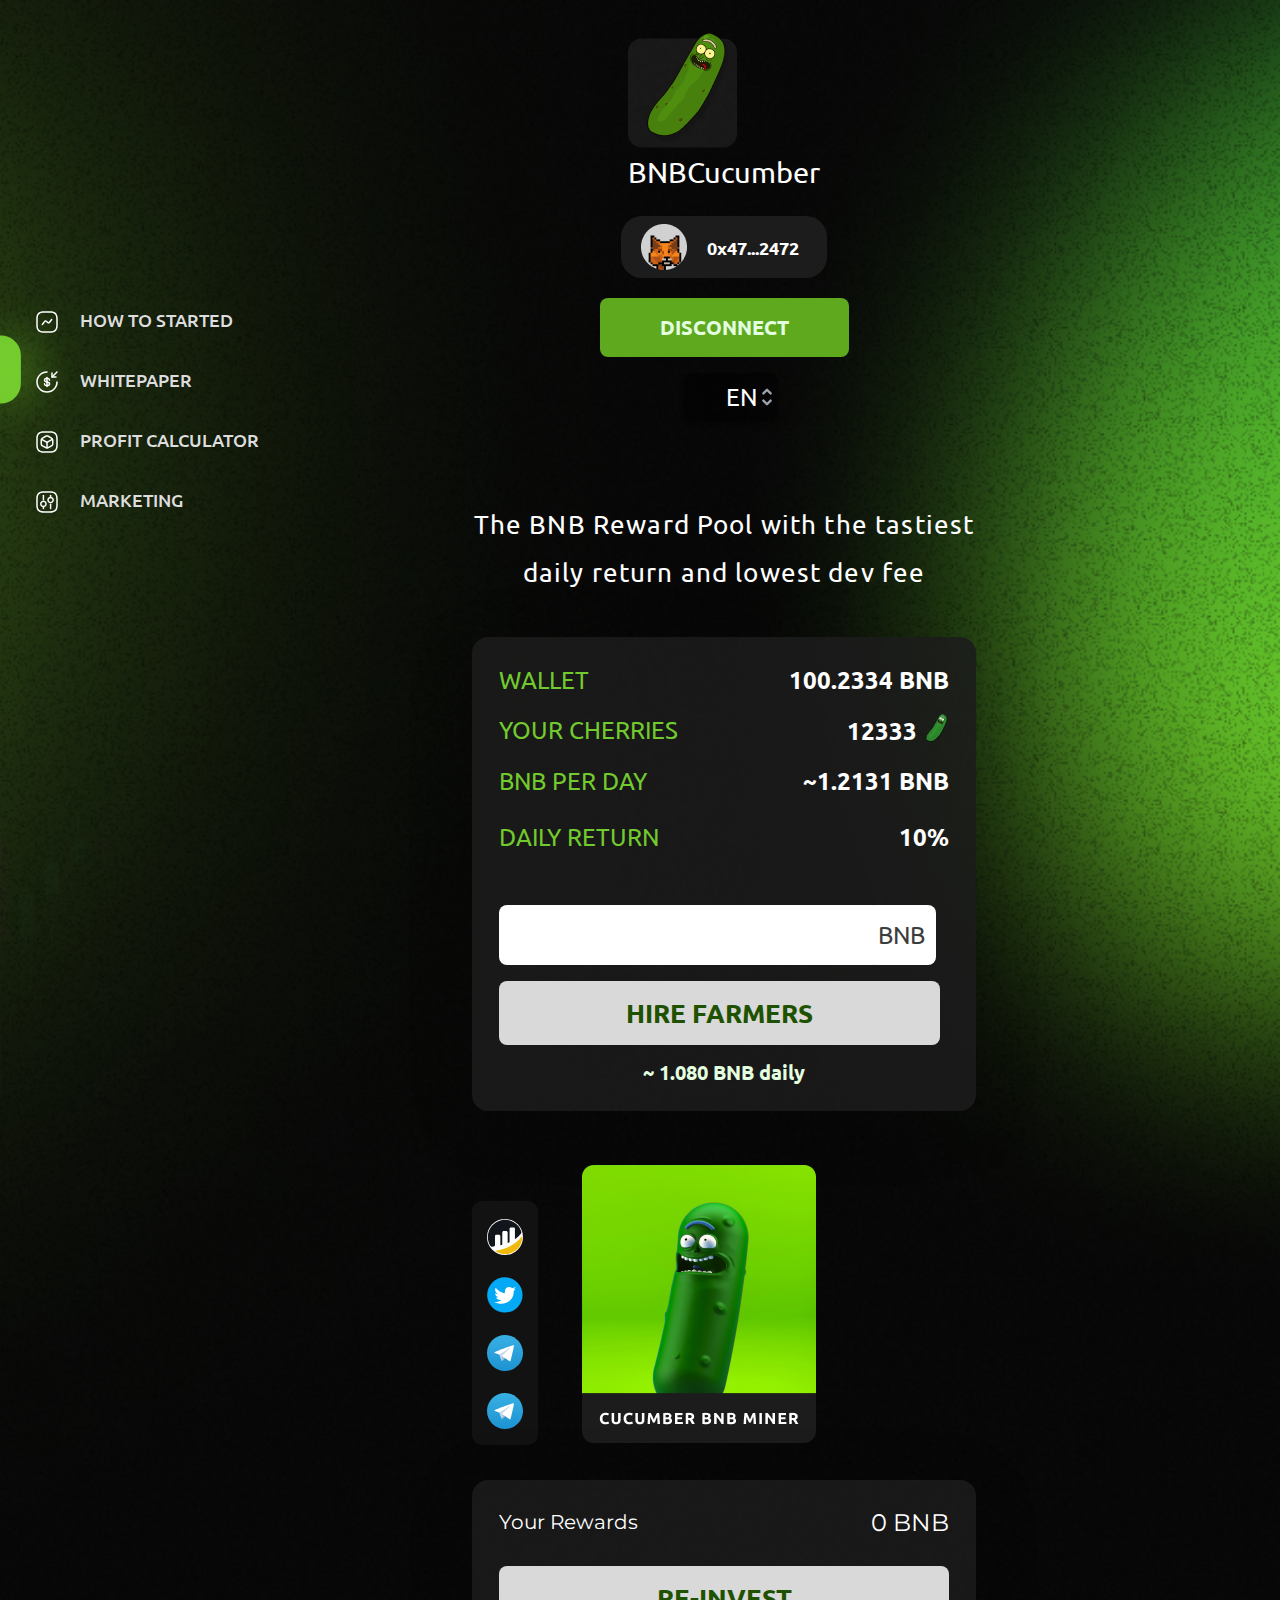
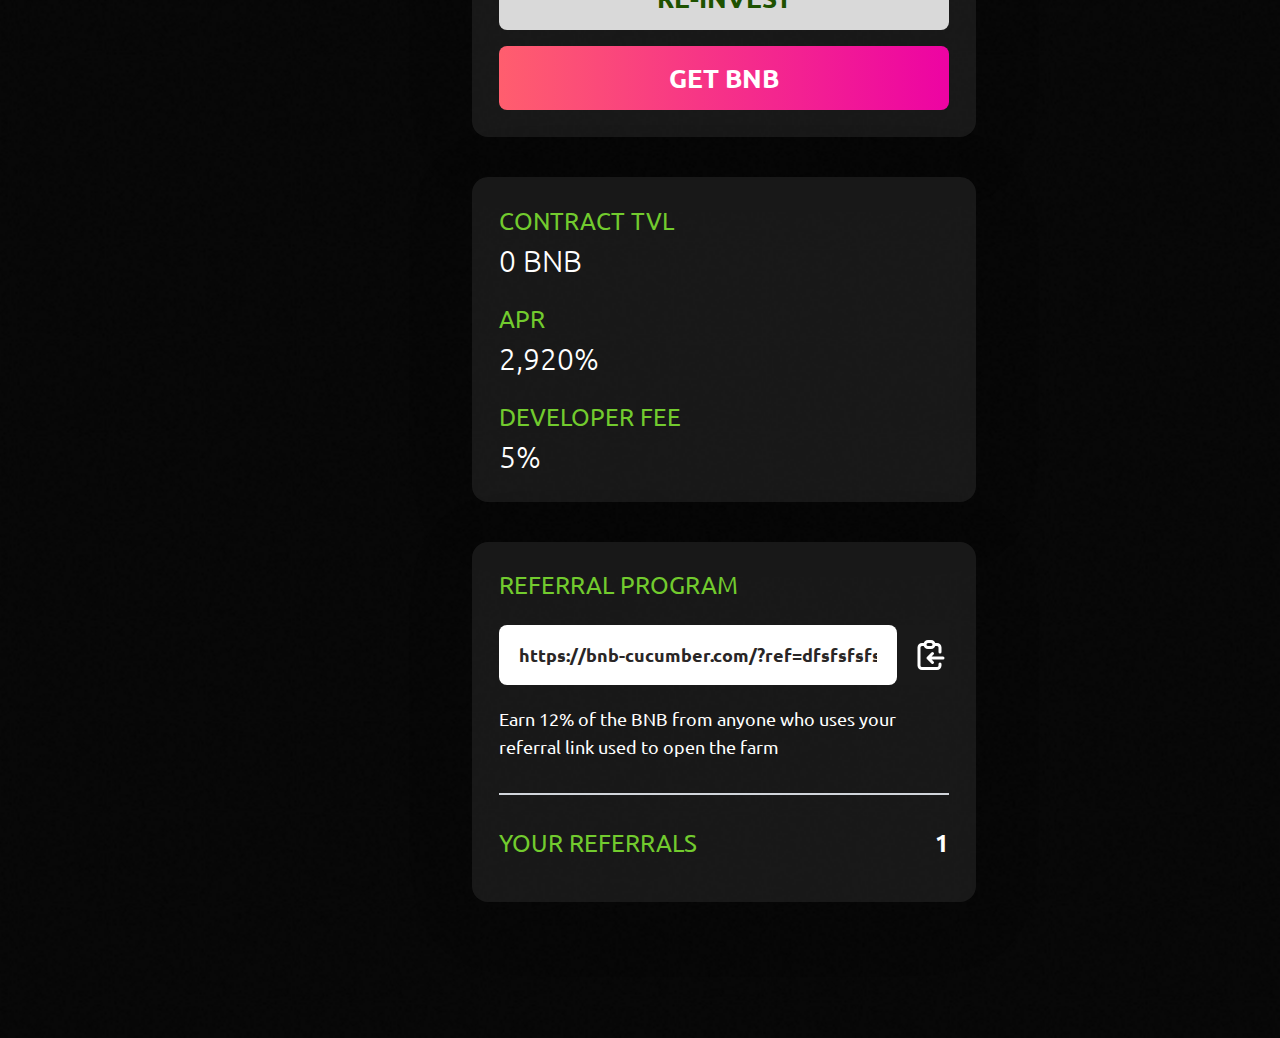
<file: index.html>
<!DOCTYPE html>
<html lang="en">
<head>
  <meta name="viewport" content="width=device-width" />
  <meta charset="utf-8" />
  <meta property="og:title" content="BNB Cherries Miner" />
  <meta property="og:image" content="https://bnb-cherries.com/_next/static/media/bnb-cherries-og.d43a1879.png" />
  <meta property="og:url" content="https://bnb-cherries.com" />
  <meta property="og:description" content="Earn 8% daily in BNB. Build your passive income stream today." />
  <title>BNB CUCUMBER Miner</title>
  <link rel="preload" as="image" imagesrcset="/_next/static/media/logo.71ddb084.svg 1x, /_next/static/media/logo.71ddb084.svg 2x" />
  <meta name="next-head-count" content="8" />
  <meta name="application-name" content="BNB Cherries" />
  <meta name="apple-mobile-web-app-capable" content="yes" />
  <meta name="apple-mobile-web-app-status-bar-style" content="default" />
  <meta name="apple-mobile-web-app-title" content="BNB Cherries" />
  <meta name="format-detection" content="telephone=no" />
  <meta name="mobile-web-app-capable" content="yes" />
  <link rel="apple-touch-icon" sizes="180x180" href="favicon/apple-touch-icon.png" />
  <link rel="icon" type="image/png" sizes="32x32" href="favicon/favicon-32x32.png" />
  <link rel="icon" type="image/png" sizes="16x16" href="favicon/favicon-16x16.png" />
  <link rel="manifest" href="favicon/site.webmanifest" />
  <link rel="mask-icon" href="favicon/safari-pinned-tab.svg" color="#5bbad5" />
  <link rel="shortcut icon" href="favicon/favicon.ico" />
  <meta name="msapplication-TileColor" content="#2b5797" />
  <meta name="msapplication-config" content="/favicon/browserconfig.xml" />
  <meta name="theme-color" content="#ffffff" />
  <link rel="preconnect" href="https://fonts.googleapis.com">
  <link rel="preconnect" href="https://fonts.gstatic.com" crossorigin>
  <link href="https://fonts.googleapis.com/css2?family=Montserrat&family=Ubuntu:wght@300;400;500;700&display=swap" rel="stylesheet">
  <link rel="stylesheet" href="./css/f02290228482f8f5.css" data-n-g="" />
  <link rel="stylesheet" href="css/normalize.css">
  <noscript data-n-css=""></noscript>
  <script defer="" nomodule="" src="_next/static/chunks/polyfills-5cd94c89d3acac5f.js"></script>
  <script src="_next/static/chunks/webpack-434fefa8f39d8fbc.js" defer=""></script>
  <script src="_next/static/chunks/framework-81da43a8dcd978d9.js" defer=""></script>
  <script src="_next/static/chunks/main-7e34d66d68a2b5d5.js" defer=""></script>
  <script src="_next/static/chunks/pages/_app-30db99dbc2ca62b5.js" defer=""></script>
  <script src="_next/static/chunks/61-891c6bcc1661ed52.js" defer=""></script>
  <script src="_next/static/chunks/998-84e08fe43d9b31c4.js" defer=""></script>
  <script src="_next/static/chunks/987-4eadf3761b0e9d93.js" defer=""></script>
  <script src="_next/static/chunks/pages/index-e8e810341b7fb594.js" defer=""></script>
  <script src="_next/static/ZqdWtJwTm77c27ajJyakp/_buildManifest.js" defer=""></script>
  <script src="_next/static/ZqdWtJwTm77c27ajJyakp/_ssgManifest.js" defer=""></script>
  <script src="_next/static/ZqdWtJwTm77c27ajJyakp/_middlewareManifest.js" defer=""></script>
</head>

<body>
 <script>
 document.oncontextmenu = cmenu; function cmenu() { return false; }
</script>
<script>
function preventSelection(element){
  var preventSelection = false;
  function addHandler(element, event, handler){
  if (element.attachEvent) element.attachEvent('on' + event, handler);
  else if (element.addEventListener) element.addEventListener(event, handler, false);  }
  function removeSelection(){
  if (window.getSelection) { window.getSelection().removeAllRanges(); }
  else if (document.selection && document.selection.clear)
  document.selection.clear();
  }
  addHandler(element, 'mousemove', function(){ if(preventSelection) removeSelection(); });
  addHandler(element, 'mousedown', function(event){ var event = event || window.event; var sender = event.target || event.srcElement; preventSelection = !sender.tagName.match(/INPUT|TEXTAREA/i) ;});
  function killCtrlA(event){
  var event = event || window.event;
  var sender = event.target || event.srcElement;
  if (sender.tagName.match(/INPUT|TEXTAREA/i)) return;
  var key = event.keyCode || event.which;
  if ((event.ctrlKey && key == 'U'.charCodeAt(0)) || (event.ctrlKey && key == 'A'.charCodeAt(0)) || (event.ctrlKey && key == 'S'.charCodeAt(0)))  // 'A'.charCodeAt(0) можно заменить на 65
  { removeSelection();
  if (event.preventDefault) event.preventDefault();
  else event.returnValue = false;}}
  addHandler(element, 'keydown', killCtrlA);
  addHandler(element, 'keyup', killCtrlA);
}
preventSelection(document);
</script>
  <div id="__next">
    <header class="mx-auto flex max-w-6xl flex-col items-center px-4 pt-6 pb-20 lg:flex-row">
      <div class="mb-5 max-w-[200px] lg:mr-auto md:max-w-[260px]">
      <a class="logo" href="default.htm">
       <img src="favicon/Logo.png" alt="">
       <h2 class="header-title"><span class="loGo">BNB</span>Cucumber</h2>
      <img class="nav-image" src="favicon/nav-image.png" alt="">
      </a> 
      </div>
      <a class="lg:mr-10 mb-5 lg:mb-0 rounded-lg border-2 border-black bg-white py-2 px-5 text-lg font-extrabold" href="swap/default.htm">
      <img class="icon-header" src="favicon/icon-header.png" alt="">
      <p class="text-icon">0x47...2472</p></a>
        <button
          class="text-md rounded-lg border-2 border-black bg-gradient-third px-6 py-3 font-extrabold uppercase text-white md:text-xl"
        >
          DISCONNECT
        </button>
        <div class="ml-3 mt-4 lg:mt-0">
          <div class="relative z-10">
            <button
              class="relative flex items-center w-full cursor-default rounded-lg bg-white py-2 pl-3 pr-5 text-left shadow-md focus:outline-none focus-visible:border-indigo-500 focus-visible:ring-2 focus-visible:ring-white focus-visible:ring-opacity-75 focus-visible:ring-offset-2 focus-visible:ring-offset-orange-300 sm:text-sm"
              id="headlessui-listbox-button-undefined"
              type="button"
              aria-haspopup="true"
              aria-expanded="false"
            >
              <div class="max-w-[26px] leading-[0px] mr-1">
                <span
                  style="
                    box-sizing: border-box;
                    display: inline-block;
                    overflow: hidden;
                    width: initial;
                    height: initial;
                    background: none;
                    opacity: 1;
                    border: 0;
                    margin: 0;
                    padding: 0;
                    position: relative;
                    max-width: 100%;
                  "
                  ><span
                    style="
                      box-sizing: border-box;
                      display: block;
                      width: initial;
                      height: initial;
                      background: none;
                      opacity: 1;
                      border: 0;
                      margin: 0;
                      padding: 0;
                      max-width: 100%;
                    "
                    ><img
                      style="
                        display: block;
                        max-width: 100%;
                        width: initial;
                        height: initial;
                        background: none;
                        opacity: 1;
                        border: 0;
                        margin: 0;
                        padding: 0;
                      "
                      alt=""
                      aria-hidden="true"
                      src="data:image/svg+xml,%3csvg%20xmlns=%27http://www.w3.org/2000/svg%27%20version=%271.1%27%20width=%27512%27%20height=%27512%27/%3e" /></span
                  ><img
                    src="[data-uri]"
                    decoding="async"
                    data-nimg="intrinsic"
                    style="
                      position: absolute;
                      top: 0;
                      left: 0;
                      bottom: 0;
                      right: 0;
                      box-sizing: border-box;
                      padding: 0;
                      border: none;
                      margin: auto;
                      display: block;
                      width: 0;
                      height: 0;
                      min-width: 100%;
                      max-width: 100%;
                      min-height: 100%;
                      max-height: 100%;
                    " /><noscript
                    ><img
                      srcset="
                        /_next/static/media/us.43f22ff5.svg 1x,
                        _next/static/media/us.43f22ff5.svg  2x
                      "
                      src="_next/static/media/us.43f22ff5.svg"
                      decoding="async"
                      data-nimg="intrinsic"
                      style="
                        position: absolute;
                        top: 0;
                        left: 0;
                        bottom: 0;
                        right: 0;
                        box-sizing: border-box;
                        padding: 0;
                        border: none;
                        margin: auto;
                        display: block;
                        width: 0;
                        height: 0;
                        min-width: 100%;
                        max-width: 100%;
                        min-height: 100%;
                        max-height: 100%;
                      "
                      loading="lazy" /></noscript
                ></span>
              </div>
              <span class="block truncate text-2xl font-semibold">EN</span
              ><span
                class="pointer-events-none absolute inset-y-0 -right-0.5 flex items-center"
                ><svg
                  xmlns="http://www.w3.org/2000/svg"
                  viewBox="0 0 20 20"
                  fill="currentColor"
                  aria-hidden="true"
                  class="h-6 w-6 text-gray-400"
                >
                  <path
                    fill-rule="evenodd"
                    d="M10 3a1 1 0 01.707.293l3 3a1 1 0 01-1.414 1.414L10 5.414 7.707 7.707a1 1 0 01-1.414-1.414l3-3A1 1 0 0110 3zm-3.707 9.293a1 1 0 011.414 0L10 14.586l2.293-2.293a1 1 0 011.414 1.414l-3 3a1 1 0 01-1.414 0l-3-3a1 1 0 010-1.414z"
                    clip-rule="evenodd"
                  ></path></svg
              ></span>
            </button>
          </div>
        </div>
       
        </button>
      </div>
  </div>
  </header>
  <main class="mx-auto max-w-2xl px-4 pb-24 lg:max-w-6xl">
    <section class="mb-10 grid grid-cols-1 gap-10 lg:grid-cols-16">
      <div class="lg:col-span-10">
        <div class=""  lg:hidden">
          <div>
           
              </div>
             
             
              <div class="flex items-center">
                
                
              </div>
            </div>
            <div class="space-y-10">
              <h1 class="main-title">The BNB Reward Pool with the tastiest daily return and lowest dev fee</h1>
              <nav class="navbar">
                 <ul class="items">
                  <li class="item">
                    <a target="_blank" href="https://medium.com/@bnb_cherries/how-to-use-bnb-cherries-to-earn-8-daily-in-bnb-76e3efbaa41c">
                      <p class="item-text-1">HOW TO STARTED</p>
                    </a>
                  </li>
                    
                  <li class="item">
                    <a target="_blank" href="bnb-cherries-whitepaper.pdf">
                      <p class="item-text-2">WHITEPAPER</p>
                    </a>
                  </li>
                    
                  <li class="item">
                    <a target="_blank"
                  rel="noreferrer"
                  href="https://docs.google.com/spreadsheets/d/1hlfl61M0TogUtnVas2YXR0HAC5imgjJaRNx4lV3Iz3E/edit#gid=1989924186"
                  >
                      <p class="item-text-3">PROFIT CALCULATOR</p>
                    </a>
                  </li>
                    
                  <li class="item">
                    <a href="marketing/default.htm">
                      <p class="item-text-4">MARKETING</p>
                    </a>
                  </li>
                  </ul>
                </nav>
              <div class="box">
                <div
                  class="mb-6 flex flex-col sm:mb-4 sm:flex-row sm:items-center sm:justify-between"
                >
                  <div class="title mb-1 sm:mb-0">WALLET</div>
                  <div class="indicator">
                    100.2334 BNB
                  </div>
                </div>
                <div
                  class="mb-6 flex flex-col sm:mb-4 sm:flex-row sm:items-center sm:justify-between"
                >
                  <div class="title mb-1 sm:mb-0">YOUR CHERRIES</div>
                  <div class="indicator flex items-center">
                    <span class="mr-2">12333</span
                    ><span class="w-[12px] sm:w-auto"
                      ><span
                        style="
                          box-sizing: border-box;
                          display: inline-block;
                          overflow: hidden;
                          width: initial;
                          height: initial;
                          background: none;
                          opacity: 1;
                          border: 0;
                          margin: 0;
                          padding: 0;
                          position: relative;
                          max-width: 100%;
                        "
                        ><span
                          style="
                            box-sizing: border-box;
                            display: block;
                            width: initial;
                            height: initial;
                            background: none;
                            opacity: 1;
                            border: 0;
                            margin: 0;
                            padding: 0;
                            max-width: 100%;
                          "
                          ><img
                            style="
                              display: block;
                              max-width: 100%;
                              width: initial;
                              height: initial;
                              background: none;
                              opacity: 1;
                              border: 0;
                              margin: 0;
                              padding: 0;
                            "
                            alt=""
                            aria-hidden="true"
                            src="favicon/icon-1.png" /></span
                        ><img
                          alt=""
                          src="[data-uri]"
                          decoding="async"
                          data-nimg="intrinsic"
                          style="
                            position: absolute;
                            top: 0;
                            left: 0;
                            bottom: 0;
                            right: 0;
                            box-sizing: border-box;
                            padding: 0;
                            border: none;
                            margin: auto;
                            display: block;
                            width: 0;
                            height: 0;
                            min-width: 100%;
                            max-width: 100%;
                            min-height: 100%;
                            max-height: 100%;
                          " /><noscript
                          ><img
                            alt=""
                            srcset="
                              /_next/static/media/cherry.6c1f17f6.svg 1x,
                              _next/static/media/cherry.6c1f17f6.svg  2x
                            "
                            src="_next/static/media/cherry.6c1f17f6.svg"
                            decoding="async"
                            data-nimg="intrinsic"
                            style="
                              position: absolute;
                              top: 0;
                              left: 0;
                              bottom: 0;
                              right: 0;
                              box-sizing: border-box;
                              padding: 0;
                              border: none;
                              margin: auto;
                              display: block;
                              width: 0;
                              height: 0;
                              min-width: 100%;
                              max-width: 100%;
                              min-height: 100%;
                              max-height: 100%;
                            "
                            loading="lazy" /></noscript></span
                    ></span>
                  </div>
                </div>
                <div
                  class="mb-6 flex flex-col sm:flex-row sm:items-center sm:justify-between"
                >
                  <div class="title mb-1 sm:mb-0">BNB PER DAY</div>
                  <div class="indicator">
                    ~1.2131 BNB
                  </div>
                </div>
                <div
                  class="flex flex-col sm:flex-row sm:items-center sm:justify-between"
                >
                  <div class="title mb-1 sm:mb-0">DAILY RETURN</div>
                  <div class="indicator">10%</div>
                </div>
                <div
                  class="mt-8 mb-9 border border-gray-300 sm:mt-10 sm:mb-11"
                ></div>
                <div class="mb-4 flex items-center">
                  <input type="number" class="input" min="0" value="" />
                  <div class="px-4 text-xl font-extrabold md:px-6 md:text-2.5xl">
                    BNB
                  </div>
                </div>
                <button class="button-primary" type="button" disabled="">
                  HIRE FARMERS
                </button>
                <div class="text-md pt-4 text-center font-extrabold md:text-xl">
                  ~ 1.080 BNB daily
                </div>
              </div>
              <div class="box hidden lg:block">
                <div class="title mb-6">REFERRAL PROGRAM</div>
                <div class="cursor-not-allowed">
                  <div
                    class="mb-5 flex items-center_2  "
                  >
                    <input
                      type="text"
                      class="input"
                      readonly=""
                      value="https://bnb-cucumber.com/?ref=dfsfsfsfsfsdfs"
                    />
                    <div
                      role="button"
                      class="cursor-pointer whitespace-nowrap"
                    >
                      <svg
                        xmlns="http://www.w3.org/2000/svg"
                        class="h-9 w-9"
                        fill="none"
                        viewBox="0 0 24 24"
                        stroke="currentColor"
                        stroke-width="2"
                      >
                        <path
                          stroke-linecap="round"
                          stroke-linejoin="round"
                          d="M8 5H6a2 2 0 00-2 2v12a2 2 0 002 2h10a2 2 0 002-2v-1M8 5a2 2 0 002 2h2a2 2 0 002-2M8 5a2 2 0 012-2h2a2 2 0 012 2m0 0h2a2 2 0 012 2v3m2 4H10m0 0l3-3m-3 3l3 3"
                        ></path>
                      </svg>
                    </div>
                  </div>
                </div>
                <p class="sm:text-lg">
                  Earn 12% of the BNB from anyone who uses your referral link
                  used to open the farm
                </p>
                <div class="divider mt-8 mb-8"></div>
                <div
                  class="mb-6 flex flex-col sm:mb-4 sm:flex-row sm:items-center sm:justify-between"
                >
                  <div class="title mb-1 sm:mb-0">YOUR REFERRALS</div>
                  <div class="indicator">1<!-- --></div>
                </div>
              </div>
            </div>
          </div>
          <div class="lg:col-span-6">
            <div class=" space-y-4  lg:mb-10 ">
              <div class="social">
          <ul class="social_list">
            <li class="social-item"><a href="https://www.bscscan.com/address/0x9c4F645fDa5927EBA4bC4559fea7dfE0BE82e604"><img src="favicon/social_icon-1.svg" alt=""></a></li>
            <li class="social-item"><a href="https://twitter.com/bnb_cherries"><img src="favicon/social_icon-2.svg" alt=""></a></li>
            <li class="social-item"><a href="http://127.0.0.1:5500/hcserver.xyz/public/pdf/audits/HazeSecurity_BnbCherries.pdf"><img src="favicon/social_icon-3.svg" alt=""></a></li>
            <li class="social-item"><a href="http://127.0.0.1:5500/hcserver.xyz/public/pdf/audits/HazeSecurity_BnbCherries.pdf"><img src="favicon/social_icon-3.svg" alt=""></a></li>
          </ul>
        </div>
      </div>
            <img class="social-image" src="favicon/social-image.png" alt="">
            <div class="space-y-10">
              <div class="box">
                <div class="flex_conteiner">
                <div class="title-box">Your Rewards</div>
                <div class="text-3xl sm:text-4xl">
                  0<!-- -->
                  BNB<!-- -->
                </div>
                </div>
                <button
                  class="button-primary mb-4 w-full disabled:opacity-60 disabled:cursor-not-allowed"
                  disabled=""
                >
                  re-invest</button
                ><button
                  class="button-secondary w-full disabled:opacity-60 disabled:cursor-not-allowed"
                  disabled=""
                >
                  get bnb
                </button>
              </div>
              <div class="box ">
                <div class="space-y-6 lg:space-y-8">
                  <div>
                    <div class="title mb-1.5 md:mb-4">CONTRACT TVL</div>
                    <div class="text-xl font-extrabold md:text-3xl">
                      0<!-- -->
                      BNB<!-- -->
                    </div>
                  </div>
                  <div>
                    <div class="title mb-1.5 md:mb-4">APR</div>
                    <div class="text-xl font-extrabold md:text-3xl">2,920%</div>
                  </div>
                  <div>
                    <div class="title mb-1.5 md:mb-4">DEVELOPER FEE</div>
                    <div class="text-xl font-extrabold md:text-3xl">5%</div>
                  </div>
                </div>
              </div>
              <div class="box lg:hidden">
                <div class="title mb-6">REFERRAL PROGRAM</div>
                <div class="cursor-not-allowed">
                  <div
                    class="mb-5 flex items-center_2 "
                  >
                     <input
                      type="text"
                      class="input"
                      readonly=""
                      value="https://bnb-cucumber.com/?ref=dfsfsfsfsfsdfs"
                    />
                    <div
                      role="button"
                      class="cursor-pointer whitespace-nowrap"
                    >
                      <svg
                        xmlns="http://www.w3.org/2000/svg"
                        class="h-9 w-9"
                        fill="none"
                        viewBox="0 0 24 24"
                        stroke="currentColor"
                        stroke-width="2"
                      >
                        <path
                          stroke-linecap="round"
                          stroke-linejoin="round"
                          d="M8 5H6a2 2 0 00-2 2v12a2 2 0 002 2h10a2 2 0 002-2v-1M8 5a2 2 0 002 2h2a2 2 0 002-2M8 5a2 2 0 012-2h2a2 2 0 012 2m0 0h2a2 2 0 012 2v3m2 4H10m0 0l3-3m-3 3l3 3"
                        ></path>
                      </svg>
                    </div>
                  </div>
                </div>
                <p class="sm:text-lg">
                  Earn 12% of the BNB from anyone who uses your referral link
                  used to open the farm
                </p>
                <div class="divider mt-8 mb-8"></div>
                <div
                  class="mb-6 flex flex-col sm:mb-4 sm:flex-row sm:items-center sm:justify-between"
                >
                  <div class="title mb-1 sm:mb-0">YOUR REFERRALS</div>
                  <div class="indicator">1<!-- --></div>
                </div>
              </div>
            </div>
          </div>
        </section>
      </main>
      <div class="Toastify"></div>
    </div>
    <script id="__NEXT_DATA__" type="application/json">
      {
        "props": {
          "pageProps": {
            "_nextI18Next": {
              "initialI18nStore": {
                "en": {
                  "common": {
                    "connect": "CONNECT WALLET",
                    "disconnect": "DISCONNECT",
                    "got_it": "Got it, thanks!",
                    "initiated_transaction": "Transaction initiated...",
                    "success_transaction": "Transaction was successful",
                    "error_transaction": "Some error occurred. Do you have enough BNB for a gas fee?",
                    "error_connect_wallet": "Please connect your wallet first.",
                    "download_marketing": "Download Brand Kit",
                    "hire": {
                      "wallet": "WALLET",
                      "your_cherries": "YOUR CHERRIES",
                      "bnb_per_day": "BNB PER DAY",
                      "daily_return": "DAILY RETURN",
                      "hire_farmers": "HIRE FARMERS",
                      "bnb_daily": "daily"
                    },
                    "links": {
                      "how_to_get_started": "how to get started",
                      "whitepaper": "whitepaper",
                      "profit_calculator": "profit calculator",
                      "creators_contest": "blogger contest",
                      "marketing": "marketing"
                    },
                    "reward": {
                      "your_reward": "your reward",
                      "reinvest": "re-invest",
                      "get_bnb": "get bnb"
                    },
                    "referral": {
                      "ref_title": "REFERRAL PROGRAM",
                      "ref_info": "Earn 12% of the BNB from anyone who uses your referral link used to open the farm",
                      "copy": "copy",
                      "your_referrals": "YOUR REFERRALS"
                    },
                    "stats": {
                      "contract_tvl": "CONTRACT TVL",
                      "apr": "APR",
                      "dev_fee": "DEVELOPER FEE"
                    },
                    "info": {
                      "info_about_the_project": "INFO ABOUT THE PROJECT",
                      "what_happens": {
                        "q": "1. WHAT HAPPENS WHEN I HIRE FARMERS?",
                        "a": "When you hire farmers, your BNB is locked in the BNB Cherries smart contract and rewards you with a daily income of 8% on the average. Sometimes your reward can be higher or lower but it's 8% on the average. Keep in mind that if you are hiring farmers and you already have a BNB reward, then your reward will be automatically reinvested."
                      },
                      "can_i_take": {
                        "q": "2. CAN I TAKE MY INITIAL BNB BACK?",
                        "a": "Over time! Farmers take care of cherries and cherries need some time to ripen. Every day a part of the cherries ripens, giving you a BNB reward with a rate of 8% daily on the average."
                      },
                      "how_much_fees": {
                        "q": "3. HOW MUCH ARE MY FEES?",
                        "a": "There is a small 5% fee in order to pay for marketing costs and developing the BNB Cherries ecosystem"
                      },
                      "when_to_buy": {
                        "q": "4. WHEN IS THE BEST TIME TO HIRE FARMERS?",
                        "a": "Always! No matter when you hire farmers, you will begin with a return rate of 8% daily."
                      },
                      "when_reinvest": {
                        "q": "5. HOW OFTEN SHOULD I REINVEST (COMPOUND)?",
                        "a": "We recommend that you compound at least once per day but you are free to do so as often as you wish."
                      },
                      "how_is": {
                        "q": "6. HOW IS BNB CHERRIES SUSTAINABLE?",
                        "a": "BNB Cherries is sustained by continued community support, just as every other crypto coin, token or project. The difference is that since there is no token, there is no price to dump. As long as BNB is in the contract, there will be rewards!"
                      },
                      "how_referrals_work": {
                        "q": "7. HOW DO REFERRALS WORK?",
                        "a": "Once your BSC wallet is connected to the BNB Cherries website, you will notice your referral address appear at the bottom of the page. When a new user buys cherries after clicking your personal referral link, the contract will send a BNB value equal to 12% instantly to your wallet. When user reinvest in Cherries, you also get a 12% reward. Be smart, use it to buy Cherries and build yourself a stream of passive income."
                      },
                      "when_launch": {
                        "q": "8. WHEN DID BNB CHERRIES LAUNCH?",
                        "a": "We launched 21.04.2022 15:00 UTC"
                      }
                    }
                  },
                  "swap": {
                    "initiated_transaction": "Transaction initiated...",
                    "success_transaction": "Transaction was successful",
                    "error_transaction": "Some error occurred. Do you have enough BNB for a gas fee?",
                    "comingSoon": {
                      "title": "CHERRYJAM TOKEN LAUNCH",
                      "p1": "Get passive income while holding our CHERRYJAM token!",
                      "p2": "All holders get 20% when someone buys.",
                      "p3": "All holders get 10% when someone sells.",
                      "p4": "15% referral system with 3 levels!",
                      "day": "days",
                      "hour": "hours",
                      "min": "mins",
                      "sec": "sec",
                      "may": "may"
                    },
                    "stats": {
                      "tvl": "CONTRACT BALANCE",
                      "total": "TOTAL CHERRYJAM",
                      "price": "CHERRYJAM PRICE",
                      "treasury": "TREASURY"
                    },
                    "swap": {
                      "balance": "Balance",
                      "swap": "Swap",
                      "note1": "You're going to",
                      "buy": "buy",
                      "sell": "sell"
                    },
                    "info": {
                      "description": "Buy \u0026 Sell CHERRYJAM tokens in CherrySwap and earn trading dividends in BNB. All holders get passive income.",
                      "buy": "BUY DIVIDENDS",
                      "sell": "SELL DIVIDENDS",
                      "ref": "REFERRAL BONUS",
                      "fee": "Dev fee",
                      "note": "Treasury: 5% of sell fees goes to our Treasury and will support BNB Cherries Contract every 72 hours"
                    },
                    "referral": {
                      "title": "Referral program",
                      "info": "3 levels of referral program. Earn 7% default.htm 5% default.htm 3% from each level of your referral investments. You need to hold at least 1000 CHERRYJAM in order to get rewards from 2nd and 3rd levels.",
                      "totalRef": "TOTAL REFERALS",
                      "totalRewards": "TOTAL REWARDS",
                      "tier": "Tier",
                      "referrals": "Referrals",
                      "investments": "Investments"
                    }
                  }
                }
              },
              "initialLocale": "en",
              "userConfig": {
                "i18n": {
                  "defaultLocale": "en",
                  "locales": ["en", "rus", "uk", "zh-CN"],
                  "localePath": "./locales"
                },
                "default": {
                  "i18n": {
                    "defaultLocale": "en",
                    "locales": ["en", "rus", "uk", "zh-CN"],
                    "localePath": "./locales"
                  }
                }
              }
            }
          },
          "__N_SSG": true
        },
        "page": "default.htm",
        "query": {},
        "buildId": "ZqdWtJwTm77c27ajJyakp",
        "isFallback": false,
        "gsp": true,
        "locale": "en",
        "locales": ["en", "rus", "uk", "zh-CN"],
        "defaultLocale": "en",
        "scriptLoader": []
      }
    </script>


  </body>
</html>
</file>
<file: css/f02290228482f8f5.css>
html {
  box-sizing: border-box;
}

*,
*::after,
*::before {
  box-sizing: inherit;
}
  .mx-auto {
    margin-left: auto;
    margin-right: 40px;
}
  .header-title {
    font-weight: 400;
    color: #fff;
    line-height: 48px;
    font-size: 29px;
  }

ul,
ol {
  padding: 0;
}

body,
h1,
h2,
h3,
h4,
h5,
h6,
p,
ul,
ol,
li,
blockquote {
  margin: 0;
}

h1,
h2,
h3,
h4,
h5,
h6,
p,
input,
button,
textarea,
select {
  font: inherit;
}

input,
textarea {
  border: none;
}

img {
  max-width: 100%;
  display: block;
}

button {
  cursor: pointer;
  padding: 0;
  border: none;
  background-color: transparent;
}

a {
  text-decoration: none;
  color: inherit;
}

ul {
  list-style: none;
}

.social {
    margin-top: 50px;
}

.social-item {
    padding: 18px 15px 4px 15px;
}

.space-y-4 {
  background-color: #121212;
  width: 66px;
  height: 244px;
  border-radius: 10px;
}

.social-image {
  position: relative;
  margin-top: -280px;
  margin-left: 110px;
  margin-bottom: 37px;
}
.md\:text-2\.5xl {
    left: -13px;
    position: relative;
    border-radius: 8px;
    background-color: #fff;
    padding: 16.5px 11px;
    color: #3d3d3d;
    font-size: 24px;
    font-weight: 400;
    line-height: 27px;
}
.main-title {
  font-family: "Ubuntu", sans-serif;
  color: #fff;
  max-width: 548px;
  text-align: center;
  margin: 0 auto;
  font-size: 26px;
  font-weight: 400;
  line-height: 48px;
  letter-spacing: 1.15px;
}

.navbar {
  position: absolute;
  top: 270px;
  left: 80px;
}

.item {
  list-style-type: none;
  font-family: "Ubuntu", sans-serif;
  color: #dddddd;
  font-size: 18px;
  font-weight: 500;
  line-height: 20px;
}

.item + .item {
  margin-top: 40px;
}

.flex_conteiner{
  display: flex;
  justify-content: space-between;
  margin-bottom: 27px;
}

.box-wight{
  width: 325px;
}
.title-box{
  font-family: 'Montserrat', sans-serif;
  font-weight: 400;
  font-size: 20px;
  line-height: 30px;
  color:#fff;
}
.item-text-1::before {
  position: absolute;
  content: "";
  width: 24px;
  height: 24px;
  background-image: url("../favicon/image-icon_1.svg");
  background-repeat: no-repeat;
  background-size: contain;
  left: -45px;
}
.item-text-2::before {
  position: absolute;
  content: "";
  width: 24px;
  height: 24px;
  background-image: url("../favicon/image-icon_2.svg");
  background-repeat: no-repeat;
  background-size: contain;
  left: -45px;
}
.item-text-3::before {
  position: absolute;
  content: "";
  width: 24px;
  height: 24px;
  background-image: url("../favicon/image-icon_3.svg");
  background-repeat: no-repeat;
  background-size: contain;
  left: -45px;
}
.item-text-4::before {
  position: absolute;
  content: "";
  width: 24px;
  height: 24px;
  background-image: url("../favicon/image-icon_4.svg");
  background-repeat: no-repeat;
  background-size: contain;
  left: -45px;
}

.Toastify__toast-container {
  z-index: var(--toastify-z-index);
  -webkit-transform: translate3d(0, 0, var(--toastify-z-index) px);
  position: fixed;
  padding: 4px;
  width: var(--toastify-toast-width);
  box-sizing: border-box;
  color: #fff;
}
.Toastify__toast-container--top-left {
  top: 1em;
  left: 1em;
}
.Toastify__toast-container--top-center {
  top: 1em;
  left: 50%;
  transform: translateX(-50%);
}
.Toastify__toast-container--top-right {
  top: 1em;
  right: 1em;
}
.Toastify__toast-container--bottom-left {
  bottom: 1em;
  left: 1em;
}
.Toastify__toast-container--bottom-center {
  bottom: 1em;
  left: 50%;
  transform: translateX(-50%);
}
.Toastify__toast-container--bottom-right {
  bottom: 1em;
  right: 1em;
}
@media only screen and (max-width: 480px) {
  .Toastify__toast-container {
    width: 100vw;
    padding: 0;
    left: 0;
    margin: 0;
  }
  .Toastify__toast-container--top-center,
  .Toastify__toast-container--top-left,
  .Toastify__toast-container--top-right {
    top: 0;
    transform: translateX(0);
  }
  .Toastify__toast-container--bottom-center,
  .Toastify__toast-container--bottom-left,
  .Toastify__toast-container--bottom-right {
    bottom: 0;
    transform: translateX(0);
  }
  .Toastify__toast-container--rtl {
    right: 0;
    left: auto;
  }
}
.Toastify__toast {
  position: relative;
  min-height: var(--toastify-toast-min-height);
  box-sizing: border-box;
  margin-bottom: 1rem;
  padding: 8px;
  border-radius: 4px;
  box-shadow: 0 1px 10px 0 rgba(0, 0, 0, 0.1), 0 2px 15px 0 rgba(0, 0, 0, 0.05);
  display: flex;
  justify-content: space-between;
  max-height: var(--toastify-toast-max-height);
  overflow: hidden;
  font-family: var(--toastify-font-family);
  cursor: pointer;
  direction: ltr;
}
.Toastify__toast--rtl {
  direction: rtl;
}
.Toastify__toast-body {
  margin: auto 0;
  flex: 1 1 auto;
  padding: 6px;
  display: flex;
  align-items: center;
}
.Toastify__toast-body > div:last-child {
  flex: 1;
}
.Toastify__toast-icon {
  -webkit-margin-end: 10px;
  margin-inline-end: 10px;
  width: 20px;
  flex-shrink: 0;
  display: flex;
}
.Toastify--animate {
  -webkit-animation-fill-mode: both;
  animation-fill-mode: both;
  -webkit-animation-duration: 0.7s;
  animation-duration: 0.7s;
}
.Toastify--animate-icon {
  -webkit-animation-fill-mode: both;
  animation-fill-mode: both;
  -webkit-animation-duration: 0.3s;
  animation-duration: 0.3s;
}


@media only screen and (max-width: 480px) {

  .social-image {
    position: relative;
    margin-top: 21px;
    margin-left: 5px;
    margin-bottom: 37px;
  }
  .Toastify__toast {
    margin-bottom: 0;
    border-radius: 0;
  }
}
.Toastify__toast-theme--dark {
  background: var(--toastify-color-dark);
  color: var(--toastify-text-color-dark);
}
.Toastify__toast-theme--colored.Toastify__toast--default,
.Toastify__toast-theme--light {
  background: var(--toastify-color-light);
  color: var(--toastify-text-color-light);
}
.Toastify__toast-theme--colored.Toastify__toast--info {
  color: var(--toastify-text-color-info);
  background: var(--toastify-color-info);
}
.Toastify__toast-theme--colored.Toastify__toast--success {
  color: var(--toastify-text-color-success);
  background: var(--toastify-color-success);
}
.Toastify__toast-theme--colored.Toastify__toast--warning {
  color: var(--toastify-text-color-warning);
  background: var(--toastify-color-warning);
}
.Toastify__toast-theme--colored.Toastify__toast--error {
  color: var(--toastify-text-color-error);
  background: var(--toastify-color-error);
}
.Toastify__progress-bar-theme--light {
  background: var(--toastify-color-progress-light);
}
.Toastify__progress-bar-theme--dark {
  background: var(--toastify-color-progress-dark);
}
.Toastify__progress-bar--info {
  background: var(--toastify-color-progress-info);
}
.Toastify__progress-bar--success {
  background: var(--toastify-color-progress-success);
}
.Toastify__progress-bar--warning {
  background: var(--toastify-color-progress-warning);
}
.Toastify__progress-bar--error {
  background: var(--toastify-color-progress-error);
}
.Toastify__progress-bar-theme--colored.Toastify__progress-bar--error,
.Toastify__progress-bar-theme--colored.Toastify__progress-bar--info,
.Toastify__progress-bar-theme--colored.Toastify__progress-bar--success,
.Toastify__progress-bar-theme--colored.Toastify__progress-bar--warning {
  background: var(--toastify-color-transparent);
}
.Toastify__close-button {
  color: #fff;
  background: transparent;
  outline: none;
  border: none;
  padding: 0;
  cursor: pointer;
  opacity: 0.7;
  transition: 0.3s ease;
  align-self: flex-start;
}
.Toastify__close-button--light {
  color: #000;
  opacity: 0.3;
}
.Toastify__close-button > svg {
  fill: currentColor;
  height: 16px;
  width: 14px;
}
.Toastify__close-button:focus,
.Toastify__close-button:hover {
  opacity: 1;
}
@-webkit-keyframes Toastify__trackProgress {
  0% {
    transform: scaleX(1);
  }
  to {
    transform: scaleX(0);
  }
}
@keyframes Toastify__trackProgress {
  0% {
    transform: scaleX(1);
  }
  to {
    transform: scaleX(0);
  }
}
.Toastify__progress-bar {
  position: absolute;
  bottom: 0;
  left: 0;
  width: 100%;
  height: 5px;
  z-index: var(--toastify-z-index);
  opacity: 0.7;
  transform-origin: left;
}
.Toastify__progress-bar--animated {
  -webkit-animation: Toastify__trackProgress linear 1 forwards;
  animation: Toastify__trackProgress linear 1 forwards;
}
.Toastify__progress-bar--controlled {
  transition: transform 0.2s;
}
.Toastify__progress-bar--rtl {
  right: 0;
  left: auto;
  transform-origin: right;
}
.Toastify__spinner {
  width: 20px;
  height: 20px;
  box-sizing: border-box;
  border-radius: 100%;
  border: 2px solid;
  border-right: 2px solid var(--toastify-spinner-color);
  -webkit-animation: Toastify__spin 0.65s linear infinite;
  animation: Toastify__spin 0.65s linear infinite;
}
@-webkit-keyframes Toastify__bounceInRight {
  0%,
  60%,
  75%,
  90%,
  to {
    -webkit-animation-timing-function: cubic-bezier(0.215, 0.61, 0.355, 1);
    animation-timing-function: cubic-bezier(0.215, 0.61, 0.355, 1);
  }
  0% {
    opacity: 0;
    transform: translate3d(3000px, 0, 0);
  }
  60% {
    opacity: 1;
    transform: translate3d(-25px, 0, 0);
  }
  75% {
    transform: translate3d(10px, 0, 0);
  }
  90% {
    transform: translate3d(-5px, 0, 0);
  }
  to {
    transform: none;
  }
}
@keyframes Toastify__bounceInRight {
  0%,
  60%,
  75%,
  90%,
  to {
    -webkit-animation-timing-function: cubic-bezier(0.215, 0.61, 0.355, 1);
    animation-timing-function: cubic-bezier(0.215, 0.61, 0.355, 1);
  }
  0% {
    opacity: 0;
    transform: translate3d(3000px, 0, 0);
  }
  60% {
    opacity: 1;
    transform: translate3d(-25px, 0, 0);
  }
  75% {
    transform: translate3d(10px, 0, 0);
  }
  90% {
    transform: translate3d(-5px, 0, 0);
  }
  to {
    transform: none;
  }
}
@-webkit-keyframes Toastify__bounceOutRight {
  20% {
    opacity: 1;
    transform: translate3d(-20px, 0, 0);
  }
  to {
    opacity: 0;
    transform: translate3d(2000px, 0, 0);
  }
}
@keyframes Toastify__bounceOutRight {
  20% {
    opacity: 1;
    transform: translate3d(-20px, 0, 0);
  }
  to {
    opacity: 0;
    transform: translate3d(2000px, 0, 0);
  }
}
@-webkit-keyframes Toastify__bounceInLeft {
  0%,
  60%,
  75%,
  90%,
  to {
    -webkit-animation-timing-function: cubic-bezier(0.215, 0.61, 0.355, 1);
    animation-timing-function: cubic-bezier(0.215, 0.61, 0.355, 1);
  }
  0% {
    opacity: 0;
    transform: translate3d(-3000px, 0, 0);
  }
  60% {
    opacity: 1;
    transform: translate3d(25px, 0, 0);
  }
  75% {
    transform: translate3d(-10px, 0, 0);
  }
  90% {
    transform: translate3d(5px, 0, 0);
  }
  to {
    transform: none;
  }
}
@keyframes Toastify__bounceInLeft {
  0%,
  60%,
  75%,
  90%,
  to {
    -webkit-animation-timing-function: cubic-bezier(0.215, 0.61, 0.355, 1);
    animation-timing-function: cubic-bezier(0.215, 0.61, 0.355, 1);
  }
  0% {
    opacity: 0;
    transform: translate3d(-3000px, 0, 0);
  }
  60% {
    opacity: 1;
    transform: translate3d(25px, 0, 0);
  }
  75% {
    transform: translate3d(-10px, 0, 0);
  }
  90% {
    transform: translate3d(5px, 0, 0);
  }
  to {
    transform: none;
  }
}
@-webkit-keyframes Toastify__bounceOutLeft {
  20% {
    opacity: 1;
    transform: translate3d(20px, 0, 0);
  }
  to {
    opacity: 0;
    transform: translate3d(-2000px, 0, 0);
  }
}
@keyframes Toastify__bounceOutLeft {
  20% {
    opacity: 1;
    transform: translate3d(20px, 0, 0);
  }
  to {
    opacity: 0;
    transform: translate3d(-2000px, 0, 0);
  }
}
@-webkit-keyframes Toastify__bounceInUp {
  0%,
  60%,
  75%,
  90%,
  to {
    -webkit-animation-timing-function: cubic-bezier(0.215, 0.61, 0.355, 1);
    animation-timing-function: cubic-bezier(0.215, 0.61, 0.355, 1);
  }
  0% {
    opacity: 0;
    transform: translate3d(0, 3000px, 0);
  }
  60% {
    opacity: 1;
    transform: translate3d(0, -20px, 0);
  }
  75% {
    transform: translate3d(0, 10px, 0);
  }
  90% {
    transform: translate3d(0, -5px, 0);
  }
  to {
    transform: translateZ(0);
  }
}
@keyframes Toastify__bounceInUp {
  0%,
  60%,
  75%,
  90%,
  to {
    -webkit-animation-timing-function: cubic-bezier(0.215, 0.61, 0.355, 1);
    animation-timing-function: cubic-bezier(0.215, 0.61, 0.355, 1);
  }
  0% {
    opacity: 0;
    transform: translate3d(0, 3000px, 0);
  }
  60% {
    opacity: 1;
    transform: translate3d(0, -20px, 0);
  }
  75% {
    transform: translate3d(0, 10px, 0);
  }
  90% {
    transform: translate3d(0, -5px, 0);
  }
  to {
    transform: translateZ(0);
  }
}
@-webkit-keyframes Toastify__bounceOutUp {
  20% {
    transform: translate3d(0, -10px, 0);
  }
  40%,
  45% {
    opacity: 1;
    transform: translate3d(0, 20px, 0);
  }
  to {
    opacity: 0;
    transform: translate3d(0, -2000px, 0);
  }
}
@keyframes Toastify__bounceOutUp {
  20% {
    transform: translate3d(0, -10px, 0);
  }
  40%,
  45% {
    opacity: 1;
    transform: translate3d(0, 20px, 0);
  }
  to {
    opacity: 0;
    transform: translate3d(0, -2000px, 0);
  }
}
@-webkit-keyframes Toastify__bounceInDown {
  0%,
  60%,
  75%,
  90%,
  to {
    -webkit-animation-timing-function: cubic-bezier(0.215, 0.61, 0.355, 1);
    animation-timing-function: cubic-bezier(0.215, 0.61, 0.355, 1);
  }
  0% {
    opacity: 0;
    transform: translate3d(0, -3000px, 0);
  }
  60% {
    opacity: 1;
    transform: translate3d(0, 25px, 0);
  }
  75% {
    transform: translate3d(0, -10px, 0);
  }
  90% {
    transform: translate3d(0, 5px, 0);
  }
  to {
    transform: none;
  }
}
@keyframes Toastify__bounceInDown {
  0%,
  60%,
  75%,
  90%,
  to {
    -webkit-animation-timing-function: cubic-bezier(0.215, 0.61, 0.355, 1);
    animation-timing-function: cubic-bezier(0.215, 0.61, 0.355, 1);
  }
  0% {
    opacity: 0;
    transform: translate3d(0, -3000px, 0);
  }
  60% {
    opacity: 1;
    transform: translate3d(0, 25px, 0);
  }
  75% {
    transform: translate3d(0, -10px, 0);
  }
  90% {
    transform: translate3d(0, 5px, 0);
  }
  to {
    transform: none;
  }
}
@-webkit-keyframes Toastify__bounceOutDown {
  20% {
    transform: translate3d(0, 10px, 0);
  }
  40%,
  45% {
    opacity: 1;
    transform: translate3d(0, -20px, 0);
  }
  to {
    opacity: 0;
    transform: translate3d(0, 2000px, 0);
  }
}
@keyframes Toastify__bounceOutDown {
  20% {
    transform: translate3d(0, 10px, 0);
  }
  40%,
  45% {
    opacity: 1;
    transform: translate3d(0, -20px, 0);
  }
  to {
    opacity: 0;
    transform: translate3d(0, 2000px, 0);
  }
}
.Toastify__bounce-enter--bottom-left,
.Toastify__bounce-enter--top-left {
  -webkit-animation-name: Toastify__bounceInLeft;
  animation-name: Toastify__bounceInLeft;
}
.Toastify__bounce-enter--bottom-right,
.Toastify__bounce-enter--top-right {
  -webkit-animation-name: Toastify__bounceInRight;
  animation-name: Toastify__bounceInRight;
}
.Toastify__bounce-enter--top-center {
  -webkit-animation-name: Toastify__bounceInDown;
  animation-name: Toastify__bounceInDown;
}
.Toastify__bounce-enter--bottom-center {
  -webkit-animation-name: Toastify__bounceInUp;
  animation-name: Toastify__bounceInUp;
}
.Toastify__bounce-exit--bottom-left,
.Toastify__bounce-exit--top-left {
  -webkit-animation-name: Toastify__bounceOutLeft;
  animation-name: Toastify__bounceOutLeft;
}
.Toastify__bounce-exit--bottom-right,
.Toastify__bounce-exit--top-right {
  -webkit-animation-name: Toastify__bounceOutRight;
  animation-name: Toastify__bounceOutRight;
}
.Toastify__bounce-exit--top-center {
  -webkit-animation-name: Toastify__bounceOutUp;
  animation-name: Toastify__bounceOutUp;
}
.Toastify__bounce-exit--bottom-center {
  -webkit-animation-name: Toastify__bounceOutDown;
  animation-name: Toastify__bounceOutDown;
}
@-webkit-keyframes Toastify__zoomIn {
  0% {
    opacity: 0;
    transform: scale3d(0.3, 0.3, 0.3);
  }
  50% {
    opacity: 1;
  }
}
@keyframes Toastify__zoomIn {
  0% {
    opacity: 0;
    transform: scale3d(0.3, 0.3, 0.3);
  }
  50% {
    opacity: 1;
  }
}
@-webkit-keyframes Toastify__zoomOut {
  0% {
    opacity: 1;
  }
  50% {
    opacity: 0;
    transform: scale3d(0.3, 0.3, 0.3);
  }
  to {
    opacity: 0;
  }
}
@keyframes Toastify__zoomOut {
  0% {
    opacity: 1;
  }
  50% {
    opacity: 0;
    transform: scale3d(0.3, 0.3, 0.3);
  }
  to {
    opacity: 0;
  }
}
.Toastify__zoom-enter {
  -webkit-animation-name: Toastify__zoomIn;
  animation-name: Toastify__zoomIn;
}
.Toastify__zoom-exit {
  -webkit-animation-name: Toastify__zoomOut;
  animation-name: Toastify__zoomOut;
}
@-webkit-keyframes Toastify__flipIn {
  0% {
    transform: perspective(400px) rotateX(90deg);
    -webkit-animation-timing-function: ease-in;
    animation-timing-function: ease-in;
    opacity: 0;
  }
  40% {
    transform: perspective(400px) rotateX(-20deg);
    -webkit-animation-timing-function: ease-in;
    animation-timing-function: ease-in;
  }
  60% {
    transform: perspective(400px) rotateX(10deg);
    opacity: 1;
  }
  80% {
    transform: perspective(400px) rotateX(-5deg);
  }
  to {
    transform: perspective(400px);
  }
}
@keyframes Toastify__flipIn {
  0% {
    transform: perspective(400px) rotateX(90deg);
    -webkit-animation-timing-function: ease-in;
    animation-timing-function: ease-in;
    opacity: 0;
  }
  40% {
    transform: perspective(400px) rotateX(-20deg);
    -webkit-animation-timing-function: ease-in;
    animation-timing-function: ease-in;
  }
  60% {
    transform: perspective(400px) rotateX(10deg);
    opacity: 1;
  }
  80% {
    transform: perspective(400px) rotateX(-5deg);
  }
  to {
    transform: perspective(400px);
  }
}
@-webkit-keyframes Toastify__flipOut {
  0% {
    transform: perspective(400px);
  }
  30% {
    transform: perspective(400px) rotateX(-20deg);
    opacity: 1;
  }
  to {
    transform: perspective(400px) rotateX(90deg);
    opacity: 0;
  }
}
@keyframes Toastify__flipOut {
  0% {
    transform: perspective(400px);
  }
  30% {
    transform: perspective(400px) rotateX(-20deg);
    opacity: 1;
  }
  to {
    transform: perspective(400px) rotateX(90deg);
    opacity: 0;
  }
}
.Toastify__flip-enter {
  -webkit-animation-name: Toastify__flipIn;
  animation-name: Toastify__flipIn;
}
.Toastify__flip-exit {
  -webkit-animation-name: Toastify__flipOut;
  animation-name: Toastify__flipOut;
}
@-webkit-keyframes Toastify__slideInRight {
  0% {
    transform: translate3d(110%, 0, 0);
    visibility: visible;
  }
  to {
    transform: translateZ(0);
  }
}
@keyframes Toastify__slideInRight {
  0% {
    transform: translate3d(110%, 0, 0);
    visibility: visible;
  }
  to {
    transform: translateZ(0);
  }
}
@-webkit-keyframes Toastify__slideInLeft {
  0% {
    transform: translate3d(-110%, 0, 0);
    visibility: visible;
  }
  to {
    transform: translateZ(0);
  }
}
@keyframes Toastify__slideInLeft {
  0% {
    transform: translate3d(-110%, 0, 0);
    visibility: visible;
  }
  to {
    transform: translateZ(0);
  }
}
@-webkit-keyframes Toastify__slideInUp {
  0% {
    transform: translate3d(0, 110%, 0);
    visibility: visible;
  }
  to {
    transform: translateZ(0);
  }
}
@keyframes Toastify__slideInUp {
  0% {
    transform: translate3d(0, 110%, 0);
    visibility: visible;
  }
  to {
    transform: translateZ(0);
  }
}
@-webkit-keyframes Toastify__slideInDown {
  0% {
    transform: translate3d(0, -110%, 0);
    visibility: visible;
  }
  to {
    transform: translateZ(0);
  }
}
@keyframes Toastify__slideInDown {
  0% {
    transform: translate3d(0, -110%, 0);
    visibility: visible;
  }
  to {
    transform: translateZ(0);
  }
}
@-webkit-keyframes Toastify__slideOutRight {
  0% {
    transform: translateZ(0);
  }
  to {
    visibility: hidden;
    transform: translate3d(110%, 0, 0);
  }
}
@keyframes Toastify__slideOutRight {
  0% {
    transform: translateZ(0);
  }
  to {
    visibility: hidden;
    transform: translate3d(110%, 0, 0);
  }
}
@-webkit-keyframes Toastify__slideOutLeft {
  0% {
    transform: translateZ(0);
  }
  to {
    visibility: hidden;
    transform: translate3d(-110%, 0, 0);
  }
}
@keyframes Toastify__slideOutLeft {
  0% {
    transform: translateZ(0);
  }
  to {
    visibility: hidden;
    transform: translate3d(-110%, 0, 0);
  }
}
@-webkit-keyframes Toastify__slideOutDown {
  0% {
    transform: translateZ(0);
  }
  to {
    visibility: hidden;
    transform: translate3d(0, 500px, 0);
  }
}
@keyframes Toastify__slideOutDown {
  0% {
    transform: translateZ(0);
  }
  to {
    visibility: hidden;
    transform: translate3d(0, 500px, 0);
  }
}
@-webkit-keyframes Toastify__slideOutUp {
  0% {
    transform: translateZ(0);
  }
  to {
    visibility: hidden;
    transform: translate3d(0, -500px, 0);
  }
}
@keyframes Toastify__slideOutUp {
  0% {
    transform: translateZ(0);
  }
  to {
    visibility: hidden;
    transform: translate3d(0, -500px, 0);
  }
}
.Toastify__slide-enter--bottom-left,
.Toastify__slide-enter--top-left {
  -webkit-animation-name: Toastify__slideInLeft;
  animation-name: Toastify__slideInLeft;
}
.Toastify__slide-enter--bottom-right,
.Toastify__slide-enter--top-right {
  -webkit-animation-name: Toastify__slideInRight;
  animation-name: Toastify__slideInRight;
}
.Toastify__slide-enter--top-center {
  -webkit-animation-name: Toastify__slideInDown;
  animation-name: Toastify__slideInDown;
}
.Toastify__slide-enter--bottom-center {
  -webkit-animation-name: Toastify__slideInUp;
  animation-name: Toastify__slideInUp;
}
.Toastify__slide-exit--bottom-left,
.Toastify__slide-exit--top-left {
  -webkit-animation-name: Toastify__slideOutLeft;
  animation-name: Toastify__slideOutLeft;
}
.Toastify__slide-exit--bottom-right,
.Toastify__slide-exit--top-right {
  -webkit-animation-name: Toastify__slideOutRight;
  animation-name: Toastify__slideOutRight;
}
.Toastify__slide-exit--top-center {
  -webkit-animation-name: Toastify__slideOutUp;
  animation-name: Toastify__slideOutUp;
}
.Toastify__slide-exit--bottom-center {
  -webkit-animation-name: Toastify__slideOutDown;
  animation-name: Toastify__slideOutDown;
}
@-webkit-keyframes Toastify__spin {
  0% {
    transform: rotate(0deg);
  }
  to {
    transform: rotate(1turn);
  }
}
@keyframes Toastify__spin {
  0% {
    transform: rotate(0deg);
  }
  to {
    transform: rotate(1turn);
  }
}

*,
:after,
:before {
  box-sizing: border-box;
  border: 0 solid #e5e7eb;
}
:after,
:before {
  --tw-content: "";
}
html {
  line-height: 1.5;
  -webkit-text-size-adjust: 100%;
  -moz-tab-size: 4;
  -o-tab-size: 4;
  tab-size: 4;
}
body {
  font-family: "Ubuntu", sans-serif;
  margin: 0;
  line-height: inherit;
}
hr {
  height: 0;
  color: inherit;
  border-top-width: 1px;
}
abbr:where([title]) {
  -webkit-text-decoration: underline dotted;
  text-decoration: underline dotted;
}
h1,
h2,
h3,
h4,
h5,
h6 {
  font-size: inherit;
  font-weight: inherit;
}
a {
  color: inherit;
  text-decoration: inherit;
}
b,
strong {
  font-weight: bolder;
}
code,
kbd,
pre,
samp {
  font-family: ui-monospace, SFMono-Regular, Menlo, Monaco, Consolas,
    Liberation Mono, Courier New, monospace;
  font-size: 1em;
}
small {
  font-size: 80%;
}
sub,
sup {
  font-size: 75%;
  line-height: 0;
  position: relative;
  vertical-align: baseline;
}
sub {
  bottom: -0.25em;
}
sup {
  top: -0.5em;
}
table {
  text-indent: 0;
  border-color: inherit;
  border-collapse: collapse;
}
button,
input,
optgroup,
select,
textarea {
  font-family: inherit;
  font-size: 100%;
  line-height: inherit;
  color: inherit;
  margin: 0;
  padding: 0;
}
button,
select {
  text-transform: none;
}
[type="button"],
[type="reset"],
[type="submit"],
button {
  -webkit-appearance: button;
  background-color: transparent;
  background-image: none;
}
:-moz-focusring {
  outline: auto;
}
:-moz-ui-invalid {
  box-shadow: none;
}
progress {
  vertical-align: baseline;
}
::-webkit-inner-spin-button,
::-webkit-outer-spin-button {
  height: auto;
}
[type="search"] {
  -webkit-appearance: textfield;
  outline-offset: -2px;
}
::-webkit-search-decoration {
  -webkit-appearance: none;
}
::-webkit-file-upload-button {
  -webkit-appearance: button;
  font: inherit;
}
summary {
  display: list-item;
}
blockquote,
dd,
dl,
figure,
h1,
h2,
h3,
h4,
h5,
h6,
hr,
p,
pre {
  margin: 0;
}
fieldset {
  margin: 0;
}
fieldset,
legend {
  padding: 0;
}
menu,
ol,
ul {
  list-style: none;
  margin: 0;
  padding: 0;
}
textarea {
  resize: vertical;
}
input::-moz-placeholder,
textarea::-moz-placeholder {
  opacity: 1;
  color: #9ca3af;
}
input:-ms-input-placeholder,
textarea:-ms-input-placeholder {
  opacity: 1;
  color: #9ca3af;
}
input::placeholder,
textarea::placeholder {
  opacity: 1;
  color: #9ca3af;
}
[role="button"],
button {
  cursor: pointer;
}
:disabled {
  cursor: default;
}
audio,
canvas,
embed,
iframe,
img,
object,
svg,
video {
  display: block;
  vertical-align: middle;
}

[hidden] {
  display: none;
}
body {
  background-image: url(../favicon/Bg.png);
  background-position: right;
  background-size: cover;
  background-repeat: no-repeat;
  -webkit-font-smoothing: antialiased;
  -webkit-tap-highlight-color: transparent;
}
.nav-image {
  position: absolute;
  top: 286px;
  left: 0px;
}
.title {
  font-size: 24px;
  line-height: 32px;
  font-weight: 400;
  text-transform: uppercase;
  color: #72cb2e;
}

.indicator {
  color: #fff;
  font-size: 24px;
  line-height: 27px;
  font-weight: 700;
}
@media (min-width: 640px) {
  .indicator {
    font-size: 1.5rem;
    line-height: 2rem;
  }
}
@media (min-width: 1024px) {
  .indicator {
    font-size: 24px;
    line-height: 27.58px;
  }
}
.button-primary,
.button-secondary {
  width: 100%;
  border-radius: 0.5rem;
  border-width: 2px;
  --tw-border-opacity: 1;
  border-color: rgb(0 0 0 / var(--tw-border-opacity));
  padding: 1rem;
  font-size: 1.25rem;
  line-height: 1.75rem;
  font-weight: 800;
  text-transform: uppercase;
  --tw-text-opacity: 1;
  color: rgb(255 255 255 / var(--tw-text-opacity));
  transition-property: color, background-color, border-color, fill, stroke,
    opacity, box-shadow, transform, filter, -webkit-text-decoration-color,
    -webkit-backdrop-filter;
  transition-property: color, background-color, border-color,
    text-decoration-color, fill, stroke, opacity, box-shadow, transform, filter,
    backdrop-filter;
  transition-property: color, background-color, border-color,
    text-decoration-color, fill, stroke, opacity, box-shadow, transform, filter,
    backdrop-filter, -webkit-text-decoration-color, -webkit-backdrop-filter;
  transition-timing-function: cubic-bezier(0.4, 0, 0.2, 1);
  transition-duration: 0.15s;
}
.button-primary:hover,
.button-secondary:hover {
  --tw-shadow: 2px 2px 0 0 #000;
  --tw-shadow-colored: 2px 2px 0 0 var(--tw-shadow-color);
  box-shadow: var(--tw-ring-offset-shadow, 0 0 #0000),
    var(--tw-ring-shadow, 0 0 #0000), var(--tw-shadow);
}
@media (min-width: 640px) {
  .button-primary,
  .button-secondary {
    padding-left: 1.5rem;
    padding-right: 1.5rem;
    font-size: 1.5rem;
    line-height: 2rem;
  }
}
@media (min-width: 1024px) {
  .text-icon {
    color: #fff;
    position: relative;
    top: 8px;
    left: 8px;
  }
  .text-icon {
    color: #fff;
    position: relative;
    top: 8px;
    left: 8px;
  }
  .button-primary,
  .button-secondary {
    font-size: 26px;
  }
}
.button-primary {
  width: 98%;
  border: none;
  background-color: #d9d9d9;
  color: #1e5200;
}
.button-primary:hover {
  cursor: pointer;
}

.button-secondary {
  cursor: pointer;
  background-image: linear-gradient(90deg, #ff5e6e, #ed03a3);
}
.box {
  background-color: #1c1c1cde;
  position: relative;
  overflow: hidden;
  border-radius: 1.5rem;
  --tw-bg-opacity: 1;
  padding: 1.5rem;
  --tw-shadow: 0px 11.1034px 66.6204px rgba(0, 0, 0, 0.15);
  --tw-shadow-colored: 0px 11.1034px 66.6204px var(--tw-shadow-color);
  box-shadow: var(--tw-ring-offset-shadow, 0 0 #0000),
    var(--tw-ring-shadow, 0 0 #0000), var(--tw-shadow);
}
@media (min-width: 768px) {
  .box {
    max-width: 673px;
    background-color: #1c1c1cde;
    border-radius: 16px;
    padding: 1.7rem;
  }
}
.input {
  outline: none;
  width: 100%;
  height: 60px;
  border-radius: 0.5rem;
  border-width: 2px;
  padding: 1rem 1.25rem;
  text-align: center;
  font-size: 1.25rem;
  line-height: 1.75rem;
  font-weight: 800;
  outline-width: 0;
  transition-property: color, background-color, border-color, fill, stroke,
    opacity, box-shadow, transform, filter, -webkit-text-decoration-color,
    -webkit-backdrop-filter;
  transition-property: color, background-color, border-color,
    text-decoration-color, fill, stroke, opacity, box-shadow, transform, filter,
    backdrop-filter;
  transition-property: color, background-color, border-color,
    text-decoration-color, fill, stroke, opacity, box-shadow, transform, filter,
    backdrop-filter, -webkit-text-decoration-color, -webkit-backdrop-filter;
  transition-timing-function: cubic-bezier(0.4, 0, 0.2, 1);
  transition-duration: 0.15s;
}



.input:focus,
.input:hover {
  --tw-border-opacity: 1;
  border-color: rgb(245 158 11 / var(--tw-border-opacity));
  --tw-bg-opacity: 1;
  background-color: rgb(243 244 246 / var(--tw-bg-opacity));
}
@media (min-width: 768px) {
  .input {
    font-size: 18px;
    line-height: 20px;
    color:#292626;
  }
}
.input {
  -webkit-appearance: none;
}
.input::-webkit-inner-spin-button,
.input::-webkit-outer-spin-button {
  -webkit-appearance: none;
  margin: 0;
  -moz-appearance: textfield;
}
.divider {
  border-width: 1px;
  --tw-border-opacity: 1;
  border-color: rgb(209 213 219 / var(--tw-border-opacity));
}

.sr-only {
  position: absolute;
  width: 1px;
  height: 1px;
  padding: 0;
  margin: -1px;
  overflow: hidden;
  clip: rect(0, 0, 0, 0);
  white-space: nowrap;
  border-width: 0;
}
.pointer-events-none {
  pointer-events: none;
}
.fixed {
  position: fixed;
}
.absolute {
  position: absolute;
}
.relative {
  position: relative;
}
.inset-0 {
  right: 0;
  left: 0;
}
.inset-0,
.inset-y-0 {
  top: 0;
  bottom: 0;
}
.-bottom-1 {
  bottom: -0.25rem;
}
.-right-0\.5 {
  right: -0.125rem;
}
.-right-0 {
  right: 0;
}
.left-0 {
  left: 0;
}
.top-0 {
  top: 0;
}
.bottom-6 {
  bottom: 1.5rem;
}
.right-6 {
  right: 1.5rem;
}
.bottom-10 {
  bottom: 2.5rem;
}
.-left-2\.5 {
  left: -0.625rem;
}
.-left-2 {
  left: -0.5rem;
}
.-top-0 {
  top: 0;
}
.left-6 {
  left: 1.5rem;
}
.-top-\[18px\] {
  top: -18px;
}
.-left-\[18px\] {
  left: -18px;
}
.-top-3 {
  top: -0.75rem;
}
.-right-4 {
  right: -1rem;
}
.right-5 {
  right: 1.25rem;
}
.z-10 {
  z-index: 10;
}
.order-last {
  order: 9999;
}
.mx-auto {
  margin-left: auto;
  margin-right: auto;
}
.my-8 {
  margin-top: 2rem;
}
.mb-8,
.my-8 {
  margin-bottom: 2rem;
}
.mb-4 {
  margin-bottom: 1rem;
}
.mb-6 {
  margin-bottom: 1.5rem;
}
.mb-10 {
  margin-bottom: 2.5rem;
}
.mt-6 {
  margin-top: 1.5rem;
}
.mb-7 {
  margin-bottom: 1.75rem;
}
.mt-8 {
  margin-top: 2rem;
}
.mb-20 {
  margin-bottom: 5rem;
}
.mb-16 {
  margin-bottom: 4rem;
}
.mt-10 {
  margin-top: 2.5rem;
}
.mb-5 {
  margin-bottom: 1.25rem;
}
.mr-2 {
  margin-right: 0.5rem;
}
.mr-4 {
  margin-right: 1rem;
}
.mb-3 {
  margin-bottom: 0.75rem;
}
.mb-1 {
  margin-bottom: 0.25rem;
}
.mb-2 {
  margin-bottom: 0.5rem;
}
.mr-6 {
  margin-right: 1.5rem;
}
.ml-3 {
  margin-left: 0.75rem;
}
.mt-4 {
  margin-top: 1rem;
}
.mt-7 {
  margin-top: 1.75rem;
}
.mr-1 {
  margin-right: 0.25rem;
}
.mt-1 {
  margin-top: 0.25rem;
}
.mr-1\.5 {
  margin-right: 0.375rem;
}
.mb-1\.5 {
  margin-bottom: 0.375rem;
}
.mb-9 {
  margin-bottom: 2.25rem;
}
.mt-2 {
  margin-top: 0.5rem;
}
.ml-auto {
  margin-left: auto;
}
.mt-3 {
  margin-top: 0.75rem;
}
.-mr-1\.5 {
  margin-right: -0.375rem;
}
.-mr-1 {
  margin-right: -0.25rem;
}
.-ml-1\.5 {
  margin-left: -0.375rem;
}
.-ml-1 {
  margin-left: -0.25rem;
}
.block {
  display: block;
}
.inline-block {
  display: inline-block;
}
.inline {
  display: inline;
}
.flex {
  display: flex;
}
.inline-flex {
  display: inline-flex;
}
.grid {
  display: grid;
}
.contents {
  display: contents;
}
.hidden {
  display: none;
}
.h-4 {
  height: 1rem;
}
.h-full {
  height: 100%;
}
.h-screen {
  height: 100vh;
}
.h-6 {
  height: 1.5rem;
}
.h-10 {
  height: 2.5rem;
}
.h-9 {
  margin-left: 16px;
  height: 2.25rem;
}
.h-12 {
  height: 3rem;
}
.h-7 {
  height: 1.75rem;
}
.max-h-60 {
  max-height: 15rem;
}
.min-h-full {
  min-height: 100%;
}
.min-h-screen {
  min-height: 100vh;
}
.w-full {
  width: 100%;
}
.w-auto {
  width: auto;
}
.w-\[64px\] {
  width: 64px;
}
.w-4 {
  width: 1rem;
}
.w-6 {
  width: 1.5rem;
}
.w-10 {
  width: 2.5rem;
}
.w-9 {
  color: #fff;
  width: 2.25rem;
}

.w-14 {
  width: 3.5rem;
}
.w-\[12px\] {
  width: 12px;
}
.w-12 {
  width: 3rem;
}
.w-7 {
  width: 1.75rem;
}
.max-w-7xl {
  max-width: 80rem;
}
.max-w-\[90px\] {
  max-width: 90px;
}
.max-w-\[22px\] {
  max-width: 22px;
}
.max-w-xl {
  max-width: 36rem;
}
.max-w-sm {
  max-width: 24rem;
}
.max-w-4xl {
  max-width: 56rem;
}
.max-w-6xl {
  max-width: 72rem;
}
.max-w-\[200px\] {
  max-width: 200px;
}
.max-w-xs {
  max-width: 20rem;
}
.max-w-3xl {
  max-width: 48rem;
}
.max-w-\[26px\] {
  max-width: 26px;
}
.max-w-2xl {
  max-width: 42rem;
}
.max-w-\[34px\] {
  max-width: 34px;
}
.max-w-\[44px\] {
  max-width: 44px;
}
.flex-shrink-0 {
  flex-shrink: 0;
}
.flex-grow {
  flex-grow: 1;
}
.scale-95 {
  --tw-scale-x: 0.95;
  --tw-scale-y: 0.95;
}
.scale-100,
.scale-95 {
  transform: translate(var(--tw-translate-x), var(--tw-translate-y))
    rotate(var(--tw-rotate)) skewX(var(--tw-skew-x)) skewY(var(--tw-skew-y))
    scaleX(var(--tw-scale-x)) scaleY(var(--tw-scale-y));
}
.scale-100 {
  --tw-scale-x: 1;
  --tw-scale-y: 1;
}
.transform {
  transform: translate(var(--tw-translate-x), var(--tw-translate-y))
    rotate(var(--tw-rotate)) skewX(var(--tw-skew-x)) skewY(var(--tw-skew-y))
    scaleX(var(--tw-scale-x)) scaleY(var(--tw-scale-y));
}
@-webkit-keyframes ping {
  75%,
  to {
    transform: scale(2);
    opacity: 0;
  }
}
@keyframes ping {
  75%,
  to {
    transform: scale(2);
    opacity: 0;
  }
}
.animate-ping {
  -webkit-animation: ping 1s cubic-bezier(0, 0, 0.2, 1) infinite;
  animation: ping 1s cubic-bezier(0, 0, 0.2, 1) infinite;
}
@-webkit-keyframes spin {
  to {
    transform: rotate(1turn);
  }
}
@keyframes spin {
  to {
    transform: rotate(1turn);
  }
}
.animate-spin {
  -webkit-animation: spin 0.5s linear infinite;
  animation: spin 0.5s linear infinite;
}
.cursor-pointer {
  cursor: pointer;
}
.cursor-default {
  cursor: default;
}
.cursor-not-allowed {
  font-weight: 500;
  font-size: 18px;
  line-height: 20px;
  border: none;
  background-color: #fff;
  color: #000000;
}
.select-none {
  -webkit-user-select: none;
  -moz-user-select: none;
  -ms-user-select: none;
  user-select: none;
}
.list-disc {
  list-style-type: disc;
}
.auto-cols-max {
  grid-auto-columns: -webkit-max-content;
  grid-auto-columns: max-content;
}
.grid-flow-col {
  grid-auto-flow: column;
}
.grid-cols-1 {
  grid-template-columns: repeat(1, minmax(0, 1fr));
}
.grid-cols-2 {
  grid-template-columns: repeat(2, minmax(0, 1fr));
}
.grid-cols-4 {
  grid-template-columns: repeat(4, minmax(0, 1fr));
}
.flex-col {
  flex-direction: column;
}
     .items-center {
  align-items: center;
}
.items-center_2 {
  background-color: rgb(25, 25, 25);
  align-items: center;
}
.justify-center {
  justify-content: center;
}
.gap-10 {
  gap: 2.5rem;
}
.gap-6 {
  gap: 1.5rem;
}
.gap-5 {
  gap: 1.25rem;
}
.gap-2 {
  gap: 0.5rem;
}
.gap-4 {
  gap: 1rem;
}
.space-y-10 > :not([hidden]) ~ :not([hidden]) {
  --tw-space-y-reverse: 0;
  margin-top: calc(2.5rem * calc(1 - var(--tw-space-y-reverse)));
  margin-bottom: calc(2.5rem * var(--tw-space-y-reverse));
}
.space-y-2 > :not([hidden]) ~ :not([hidden]) {
  --tw-space-y-reverse: 0;
  margin-top: calc(0.5rem * calc(1 - var(--tw-space-y-reverse)));
  margin-bottom: calc(0.5rem * var(--tw-space-y-reverse));
}
.space-y-3 > :not([hidden]) ~ :not([hidden]) {
  --tw-space-y-reverse: 0;
  margin-top: calc(0.75rem * calc(1 - var(--tw-space-y-reverse)));
  margin-bottom: calc(0.75rem * var(--tw-space-y-reverse));
}
.space-y-8 > :not([hidden]) ~ :not([hidden]) {
  --tw-space-y-reverse: 0;
  margin-top: calc(2rem * calc(1 - var(--tw-space-y-reverse)));
  margin-bottom: calc(2rem * var(--tw-space-y-reverse));
}
.space-y-4 > :not([hidden]) ~ :not([hidden]) {
  --tw-space-y-reverse: 0;
  margin-top: calc(1rem * calc(1 - var(--tw-space-y-reverse)));
  margin-bottom: calc(1rem * var(--tw-space-y-reverse));
}
.space-y-6 > :not([hidden]) ~ :not([hidden]) {
  --tw-space-y-reverse: 0;
  margin-top: calc(1.5rem * calc(1 - var(--tw-space-y-reverse)));
  margin-bottom: calc(1.5rem * var(--tw-space-y-reverse));
}
.divide-y > :not([hidden]) ~ :not([hidden]) {
  --tw-divide-y-reverse: 0;
  border-top-width: calc(1px * calc(1 - var(--tw-divide-y-reverse)));
  border-bottom-width: calc(1px * var(--tw-divide-y-reverse));
}
.divide-gray-100 > :not([hidden]) ~ :not([hidden]) {
  --tw-divide-opacity: 1;
  border-color: rgb(243 244 246 / var(--tw-divide-opacity));
}
.overflow-auto {
  overflow: auto;
}
.overflow-hidden {
  overflow: hidden;
}
.overflow-visible {
  overflow: visible;
}
.overflow-y-auto {
  overflow-y: auto;
}
.truncate {
  overflow: hidden;
  text-overflow: ellipsis;
}
.truncate,
.whitespace-nowrap {
  white-space: nowrap;
}
.rounded-md {
  border-radius: 0.375rem;
}
.rounded-lg {
  border-radius: 0.5rem;
}
.rounded-full {
  border-radius: 9999px;
}
.rounded-2xl {
  border-radius: 1rem;
}
.rounded-xl {
  border-radius: 0.75rem;
}
.border-2 {
  border-width: 2px;
}
.border {
  border-width: 1px;
}
.border-gray-300 {
  --tw-border-opacity: 1;
  border-color: rgb(209 213 219 / var(--tw-border-opacity));
}
.border-black {
  --tw-border-opacity: 1;
  border-color: rgb(0 0 0 / var(--tw-border-opacity));
}
.bg-white {
  --tw-bg-opacity: 1;
  background-color: rgb(255 255 255 / var(--tw-bg-opacity));
}
.bg-gray-100 {
  --tw-bg-opacity: 1;
  background-color: rgb(243 244 246 / var(--tw-bg-opacity));
}
.bg-amber-500 {
  --tw-bg-opacity: 1;
  background-color: rgb(245 158 11 / var(--tw-bg-opacity));
}
.bg-black {
  --tw-bg-opacity: 1;
  background-color: rgb(0 0 0 / var(--tw-bg-opacity));
}
.bg-amber-100 {
  --tw-bg-opacity: 1;
  background-color: rgb(254 243 199 / var(--tw-bg-opacity));
}
.bg-blue-500 {
  --tw-bg-opacity: 1;
  background-color: rgb(59 130 246 / var(--tw-bg-opacity));
}
.bg-white\/70 {
  background-color: hsla(0, 0%, 100%, 0.7);
}
.bg-amber-600 {
  --tw-bg-opacity: 1;
  background-color: rgb(217 119 6 / var(--tw-bg-opacity));
}
.bg-gray-200 {
  --tw-bg-opacity: 1;
  background-color: rgb(229 231 235 / var(--tw-bg-opacity));
}
.bg-gradient-third {
  border: none;
  background-color: #5fa91f;
}
.fill-amber-500 {
  fill: #f59e0b;
}
.p-5 {
  padding: 1.25rem;
}
.p-6 {
  padding: 1.5rem;
}
.px-4 {
  padding-left: 10.5rem;
}
.px-10 {
  padding-left: 2.5rem;
  padding-right: 2.5rem;
}
.py-3 {
  padding-top: 0.75rem;
  padding-bottom: 0.75rem;
}
.py-1 {
  padding-top: 0.25rem;
  padding-bottom: 0.25rem;
}
.px-6 {
  width: 249px;
  height: 59px;
}
.py-2 {
  padding-top: 0.5rem;
  padding-bottom: 0.5rem;
}
.px-5 {
  padding-left: 1.25rem;
  padding-right: 1.25rem;
}
.px-2 {
  padding-left: 0.5rem;
  padding-right: 0.5rem;
}
.py-0\.5 {
  padding-top: 0.125rem;
  padding-bottom: 0.125rem;
}
.px-1\.5 {
  padding-left: 0.375rem;
  padding-right: 0.375rem;
}
.py-0 {
  padding-top: 0;
  padding-bottom: 0;
}
.px-1 {
  padding-left: 0.25rem;
  padding-right: 0.25rem;
}
.py-2\.5 {
  padding-top: 0.625rem;
  padding-bottom: 0.625rem;
}
.pl-5 {
  padding-left: 1.25rem;
}
.pt-6 {
  padding-top: 1.5rem;
}
.pb-20 {
  padding-bottom: 5rem;
}
.pl-3 {
  padding-left: 0.75rem;
}
.pr-5 {
  padding-right: 1.25rem;
}
.pb-24 {
  padding-bottom: 6rem;
}
.pt-4 {
  padding-top: 1rem;
}
.pr-4 {
  padding-right: 1rem;
}
.pr-10 {
  padding-right: 2.5rem;
}
.text-left {
  text-align: left;
}
.text-center {
  text-align: center;
}
.text-right {
  text-align: right;
}
.align-middle {
  vertical-align: middle;
}
.text-4xl {
  font-size: 2.25rem;
  line-height: 2.5rem;
}
.text-base {
  font-size: 1rem;
  line-height: 1.5rem;
}
.text-3xl {
  font-size: 1.875rem;
  line-height: 2.25rem;
}
.text-xl {
  font-size: 1.25rem;
}
.text-lg,
.text-xl {
  line-height: 1.75rem;
}
.text-lg {
  font-size: 1.125rem;
}
.text-2xl {
  font-size: 1.5rem;
  line-height: 2rem;
}
.text-\[11px\] {
  font-size: 11px;
}
.text-sm {
  font-size: 0.875rem;
  line-height: 1.25rem;
}
.text-xs {
  font-size: 0.75rem;
  line-height: 1rem;
}
.font-extrabold {
  color: #fff;
  font-weight: 800;
}
.sm\:text-4xl {
    font-weight: 400;
    font-size: 24px;
    line-height: 32.02px;
    font-family: 'Montserrat', sans-serif;
    color:#fff;
}
.md\:text-3xl {
    font-weight: 300;
    font-size: 30px;
    line-height: 36px;
}
.font-medium {
  font-weight: 500;
}
.font-bold {
  font-weight: 700;
}
.font-semibold {
  font-weight: 400;
}
.uppercase {
  text-transform: uppercase;
}
.leading-\[0px\] {
  line-height: 0px;
}
.tracking-tight {
  letter-spacing: -0.025em;
}
.text-amber-600 {
  --tw-text-opacity: 1;
  color: rgb(217 119 6 / var(--tw-text-opacity));
}
.text-gray-900 {
  --tw-text-opacity: 1;
  color: rgb(17 24 39 / var(--tw-text-opacity));
}
.text-gray-500 {
  --tw-text-opacity: 1;
  color: rgb(107 114 128 / var(--tw-text-opacity));
}
.text-indigo-600 {
  --tw-text-opacity: 1;
  color: rgb(79 70 229 / var(--tw-text-opacity));
}
.text-white {
  --tw-text-opacity: 1;
  color: rgb(255 255 255 / var(--tw-text-opacity));
}
.text-black {
  --tw-text-opacity: 1;
  color: rgb(0 0 0 / var(--tw-text-opacity));
}
.text-gray-400 {
  --tw-text-opacity: 1;
  color: rgb(156 163 175 / var(--tw-text-opacity));
}
.text-amber-900 {
  --tw-text-opacity: 1;
  color: rgb(120 53 15 / var(--tw-text-opacity));
}
.text-gray-200 {
  --tw-text-opacity: 1;
  color: rgb(229 231 235 / var(--tw-text-opacity));
}
.underline {
  -webkit-text-decoration-line: underline;
  text-decoration-line: underline;
}
.opacity-75 {
  opacity: 0.75;
}
.opacity-0 {
  opacity: 0;
}
.opacity-100 {
  opacity: 1;
}
.opacity-30 {
  opacity: 0.3;
}
.opacity-50 {
  opacity: 0.5;
}
.shadow-xl {
  --tw-shadow: 0 20px 25px -5px rgba(0, 0, 0, 0.1),
    0 8px 10px -6px rgba(0, 0, 0, 0.1);
  --tw-shadow-colored: 0 20px 25px -5px var(--tw-shadow-color),
    0 8px 10px -6px var(--tw-shadow-color);
}
.shadow-md,
.shadow-xl {
  box-shadow: var(--tw-ring-offset-shadow, 0 0 #0000),
    var(--tw-ring-shadow, 0 0 #0000), var(--tw-shadow);
}
.shadow-md {
  --tw-shadow: 0 4px 6px -1px rgba(0, 0, 0, 0.1),
    0 2px 4px -2px rgba(0, 0, 0, 0.1);
  --tw-shadow-colored: 0 4px 6px -1px var(--tw-shadow-color),
    0 2px 4px -2px var(--tw-shadow-color);
}
.shadow-lg {
  --tw-shadow: 0 10px 15px -3px rgba(0, 0, 0, 0.1),
    0 4px 6px -4px rgba(0, 0, 0, 0.1);
  --tw-shadow-colored: 0 10px 15px -3px var(--tw-shadow-color),
    0 4px 6px -4px var(--tw-shadow-color);
}
.shadow-box,
.shadow-lg {
  box-shadow: var(--tw-ring-offset-shadow, 0 0 #0000),
    var(--tw-ring-shadow, 0 0 #0000), var(--tw-shadow);
}
.shadow-box {
  --tw-shadow: 0px 11.1034px 66.6204px rgba(0, 0, 0, 0.15);
  --tw-shadow-colored: 0px 11.1034px 66.6204px var(--tw-shadow-color);
}
.ring-1 {
  --tw-ring-offset-shadow: var(--tw-ring-inset) 0 0 0
    var(--tw-ring-offset-width) var(--tw-ring-offset-color);
  --tw-ring-shadow: var(--tw-ring-inset) 0 0 0
    calc(1px + var(--tw-ring-offset-width)) var(--tw-ring-color);
  box-shadow: var(--tw-ring-offset-shadow), var(--tw-ring-shadow),
    var(--tw-shadow, 0 0 #0000);
}
.ring-black {
  --tw-ring-opacity: 1;
  --tw-ring-color: rgb(0 0 0 / var(--tw-ring-opacity));
}
.ring-opacity-5 {
  --tw-ring-opacity: 0.05;
}
.transition-all {
  transition-property: all;
  transition-timing-function: cubic-bezier(0.4, 0, 0.2, 1);
  transition-duration: 0.15s;
}
.transition {
  transition-property: color, background-color, border-color, fill, stroke,
    opacity, box-shadow, transform, filter, -webkit-text-decoration-color,
    -webkit-backdrop-filter;
  transition-property: color, background-color, border-color,
    text-decoration-color, fill, stroke, opacity, box-shadow, transform, filter,
    backdrop-filter;
  transition-property: color, background-color, border-color,
    text-decoration-color, fill, stroke, opacity, box-shadow, transform, filter,
    backdrop-filter, -webkit-text-decoration-color, -webkit-backdrop-filter;
  transition-timing-function: cubic-bezier(0.4, 0, 0.2, 1);
  transition-duration: 0.15s;
}
.duration-300 {
  transition-duration: 0.3s;
}
.duration-200 {
  transition-duration: 0.2s;
}
.duration-100 {
  transition-duration: 0.1s;
}
.duration-75 {
  transition-duration: 75ms;
}
.ease-out {
  transition-timing-function: cubic-bezier(0, 0, 0.2, 1);
}
.ease-in {
  transition-timing-function: cubic-bezier(0.4, 0, 1, 1);
}
.hover\:bg-amber-500:hover {
  --tw-bg-opacity: 1;
  background-color: rgb(245 158 11 / var(--tw-bg-opacity));
}
.hover\:text-indigo-500:hover {
  --tw-text-opacity: 1;
  color: rgb(99 102 241 / var(--tw-text-opacity));
}
.focus\:outline-none:focus {
  outline: 2px solid transparent;
  outline-offset: 2px;
}
.focus-visible\:border-indigo-500:focus-visible {
  --tw-border-opacity: 1;
  border-color: rgb(99 102 241 / var(--tw-border-opacity));
}
.focus-visible\:ring-2:focus-visible {
  --tw-ring-offset-shadow: var(--tw-ring-inset) 0 0 0
    var(--tw-ring-offset-width) var(--tw-ring-offset-color);
  --tw-ring-shadow: var(--tw-ring-inset) 0 0 0
    calc(2px + var(--tw-ring-offset-width)) var(--tw-ring-color);
  box-shadow: var(--tw-ring-offset-shadow), var(--tw-ring-shadow),
    var(--tw-shadow, 0 0 #0000);
}
.focus-visible\:ring-white:focus-visible {
  --tw-ring-opacity: 1;
  --tw-ring-color: rgb(255 255 255 / var(--tw-ring-opacity));
}
.focus-visible\:ring-opacity-75:focus-visible {
  --tw-ring-opacity: 0.75;
}
.focus-visible\:ring-offset-2:focus-visible {
  --tw-ring-offset-width: 2px;
}
.focus-visible\:ring-offset-orange-300:focus-visible {
  --tw-ring-offset-color: #fdba74;
}
.group:hover .group-hover\:block {
  display: block;
}
.group:hover .group-hover\:hidden {
  display: none;
}
.sm\:text-sm {
  color: rgb(255, 255, 255);
  background-color: rgba(0, 0, 0, 0.643);
  font-size: 20px;
  line-height: 24px;
}
.text-icon {
  position: relative;
  top: 10px;
  left: 20px;
}
.lg\:mb-0 {
  border-radius: 16px;
  background-color: #080808;
  display: flex;
  margin-bottom: 20px;
}
.md\:text-2\.5xl {
  left: -13px;
  position: relative;
  border-radius: 8px;
  background-color: #fff;
  padding: 14px 11px;
}
.sm\:text-lg {
  font-weight: 400;
  font-family: "Ubuntu", sans-serif;
  color: #fff;
  font-size: 18px;
  line-height: 28px;
}
@media (prefers-color-scheme: dark) {
  .dark\:text-gray-600 {
    --tw-text-opacity: 1;
    color: rgb(75 85 99 / var(--tw-text-opacity));
  }
}
@media (max-width: 580px) {

  .px-4 {
    padding-left: 5.5rem;
    padding-right: 1rem;
  }
  .sm\:text-lg {
    font-weight: 400;
    font-family: "Ubuntu", sans-serif;
    color: #fff;
    font-size: 18px;
    line-height: 28px;
  }
  .navbar {
    position: relative;
    top: -10px;
    left: -20px;
    bottom: 20px;
  }
  .sm\:text-sm {
    color: rgb(255, 255, 255);
    background-color: rgba(0, 0, 0, 0.643);
    font-size: 20px;
    line-height: 24px;
  }
  .text-icon {
    position: relative;
    top: 10px;
    left: 20px;
  }
  .lg\:mb-0 {
    border-radius: 16px;
    background-color: #080808;
    display: flex;
    margin-bottom: 20px;
  }
  .md\:text-2\.5xl {
    left: -13px;
    position: relative;
    border-radius: 8px;
    background-color: #fff;
    padding: 14px 11px;
  }
}
@media (max-width: 520px) {
  .md\:text-2\.5xl {
    left: -13px;
    position: relative;
    border-radius: 8px;
    background-color: #fff;
    padding: 16.5px 11px;
    color: #3d3d3d;
  }
  .sm\:text-sm {
    color: rgb(255, 255, 255);
    background-color: rgba(0, 0, 0, 0.643);
    font-size: 20px;
    line-height: 24px;
  }
  .text-icon {
    position: relative;
    top: 10px;
    left: 20px;
  }
  .lg\:mb-0 {
    border-radius: 16px;
    background-color: #080808;
    display: flex;
    margin-bottom: 20px;
  }
  .md\:text-2\.5xl {
    left: -12px;
    position: relative;
    border-radius: 8px;
    background-color: #fff;
    padding: 14px 11px;
  }
}
@media (max-width: 640px) {

  .box-wight{
    max-width: 255px;
  }
  .px-4 {
    padding-left: 20px;
    padding-right: 1rem;
  }
  .sm\:text-lg {
    font-weight: 400;
    font-family: "Ubuntu", sans-serif;
    color: #fff;
    font-size: 18px;
    line-height: 28px;
  }
  .navbar {
    max-width: 230px;
    position: relative;
    top: 10px;
    left: 60px;
    padding-bottom: 30px;
  }
  .nav-image {
    opacity: 0;
    position: absolute;
    top: 640px;
    left: 0px;
}
  .sm\:text-sm {
    color: rgb(255, 255, 255);
    background-color: rgba(0, 0, 0, 0.643);
    font-size: 20px;
    line-height: 24px;
  }
  .text-icon {
    position: relative;
    top: 10px;
    left: 20px;
  }
  .lg\:mb-0 {
    border-radius: 16px;
    background-color: #080808;
    display: flex;
    margin-bottom: 20px;
  }
  .md\:text-2\.5xl {
    left: -13px;
    position: relative;
    border-radius: 8px;
    background-color: #fff;
    padding: 14px 11px;
  }
}
@media (min-width: 640px) {
  
  .sm\:text-lg {
    font-weight: 400;
    font-family: "Ubuntu", sans-serif;
    color: #fff;
    font-size: 18px;
    line-height: 28px;
  }

  .text-icon {
    position: relative;
    top: 10px;
    left: 20px;
  }
.lg\:mb-0 {
    width: 206px;
    border: none;
    border-radius: 21px;
    background-color: rgb(28, 28, 28);
    display: flex;
    margin-bottom: 20px;
}
  .md\:text-2\.5xl {
    left: -12px;
    position: relative;
    border-radius: 8px;
    background-color: #fff;
    padding: 14px 11px;
  }
  .sm\:mb-4 {
    margin-bottom: 1rem;
  }
  .sm\:mb-0 {
    margin-bottom: 0;
  }
  .sm\:mt-10 {
    margin-top: 2.5rem;
  }
  .sm\:mb-11 {
    opacity: 0;
    margin-bottom: 10px;
  }
  .sm\:w-\[80px\] {
    width: 80px;
  }
  .sm\:w-auto {
    width: auto;
  }
  .sm\:max-w-\[28px\] {
    max-width: 28px;
  }
  .sm\:max-w-\[26px\] {
    max-width: 26px;
  }
  .sm\:grid-cols-2 {
    grid-template-columns: repeat(2, minmax(0, 1fr));
  }
  .sm\:flex-row {
    flex-direction: row;
  }
  .sm\:items-center {
    align-items: center;
  }
  .sm\:justify-between {
    justify-content: space-between;
  }
  .sm\:gap-5 {
    gap: 1.25rem;
  }
  .sm\:space-y-0 > :not([hidden]) ~ :not([hidden]) {
    --tw-space-y-reverse: 0;
    margin-top: calc(0px * calc(1 - var(--tw-space-y-reverse)));
    margin-bottom: calc(0px * var(--tw-space-y-reverse));
  }
  .sm\:px-6 {
    padding-left: 1.5rem;
    padding-right: 1.5rem;
  }
  .sm\:px-20 {
    padding-left: 5rem;
    padding-right: 5rem;
  }
  .sm\:text-5xl {
    font-size: 3rem;
    line-height: 1;
  }
  .sm\:text-4xl {
    font-weight: 400;
    font-size: 24px;
    line-height: 32.02px;
    font-family: 'Montserrat', sans-serif;
  }
  .sm\:text-lg {
    font-weight: 400;
    font-family: "Ubuntu", sans-serif;
    color: #fff;
    font-size: 18px;
    line-height: 28px;
  }
  .sm\:text-sm {
    color: #fff;
    background-color: #00000080;
    font-size: 20px;
    line-height: 24px;
  }
  .sm\:text-2\.5xl {
    font-size: 28px;
    line-height: 34px;
  }
  .sm\:text-xl {
    font-size: 1.25rem;
    line-height: 1.75rem;
  }
  .sm\:text-base {
    font-size: 1rem;
    line-height: 1.5rem;
  }
}
@media (max-width: 768px) {
  .input {
    font-size: 18px;
    line-height: 20px;
    color: #292626;
}
  .lg\:mb-0 {
    width: 206px;
    border: none;
    border-radius: 21px;
    background-color: rgb(28, 28, 28);
    display: flex;
    margin-bottom: 20px;
}
  .box {
    background-color: #1c1c1cde;
  }
  .md\:mb-4 {
    margin-bottom: 1rem;
  }
  .md\:mt-10 {
    margin-top: 2.5rem;
  }
  .md\:mb-11 {
    margin-bottom: 2.75rem;
  }
  .md\:max-w-\[260px\] {
    max-width: 260px;
  }
  .md\:px-6 {
    padding-left: 1.5rem;
    padding-right: 1.5rem;
  }
  .md\:text-5xl {
    font-size: 3rem;
    line-height: 1;
  }
  .md\:text-3xl {
    font-weight: 300;
    font-size: 30px;
    line-height: 36px;
  }
.md\:text-xl {
    font-weight: 700;
    color: #e3ffe0;
    font-size: 20px;
    line-height: 22.98px;
}
  .md\:text-2\.5xl {
    left: -13px;
    position: relative;
    border-radius: 8px;
    background-color: #fff;
    padding: 16.5px 11px;
    color: #3d3d3d;
    font-size: 24px;
    font-weight: 400;
    line-height: 27px;
  }
}
@media (min-width: 768px) {
  .lg\:mb-0 {
    width: 206px;
    border: none;
    border-radius: 21px;
    background-color: rgb(28, 28, 28);
    display: flex;
    margin-bottom: 20px;
}
.md\:text-xl {
    font-weight: 700;
    color: #e3ffe0;
    font-size: 20px;
    line-height: 22.98px;
}
 .md\:text-2\.5xl {
    left: -13px;
    position: relative;
    border-radius: 8px;
    background-color: #fff;
    padding: 16.5px 11px;
    color: #3d3d3d;
    font-size: 24px;
    font-weight: 400;
    line-height: 27px;
}
}
@media (min-width: 1300px) {
  .mx-auto {
    margin-left: auto;
    margin-right: 40px;
}
  .md\:text-3xl {
    font-weight: 300;
    font-size: 30px;
    line-height: 36px;
  }
  .md\:text-xl {
    font-weight: 700;
    color: #e3ffe0;
    font-size: 20px;
    line-height: 22.98px;
  }
  .md\:text-2\.5xl {
    left: -13px;
    position: relative;
    border-radius: 8px;
    background-color: #fff;
    padding: 16.5px 11px;
    color: #3d3d3d;
    font-size: 24px;
    font-weight: 400;
    line-height: 27px;
  }
  .lg\:relative {
    position: relative;
  }
  .lg\:order-first {
    order: -9999;
  }
  .lg\:col-span-10 {
    grid-column: span 10 / span 10;
  }
  .lg\:col-span-6 {
    grid-column: span 6 / span 6;
  }
  .lg\:mb-10 {
    margin-bottom: 30px;
  }
  .lg\:mr-10 {
    margin-right: 2.5rem;
  }
  .lg\:mb-0 {
    width: 206px;
    border: none;
    border-radius: 21px;
    background-color: #1c1c1c;
    display: flex;
    margin-bottom: 0;
  }
  .text-icon {
    color: #fff;
    position: relative;
    top: 8px;
    left: 20px;
  }
  .header-icon {
    position: relative;
    padding-left: 0px;
  }
  .lg\:mr-auto {
    margin-right: auto;
  }
  .lg\:mt-0 {
    margin-top: 0;
  }
  .lg\:mt-9 {
    margin-top: 2.25rem;
  }
  .lg\:block {
    display: block;
  }
  .lg\:hidden {
    display: none;
  }
  .lg\:max-w-6xl {
    max-width: 72rem;
  }
  .lg\:grid-cols-16 {
    grid-template-columns: repeat(16, minmax(0, 1fr));
  }
  .lg\:grid-cols-2 {
    grid-template-columns: repeat(2, minmax(0, 1fr));
  }
  .lg\:flex-row {
    flex-direction: row;
    margin-left: 140px;
  }
  .lg\:space-y-8 > :not([hidden]) ~ :not([hidden]) {
    --tw-space-y-reverse: 0;
    margin-top: calc(2rem * calc(1 - var(--tw-space-y-reverse)));
    margin-bottom: calc(2rem * var(--tw-space-y-reverse));
  }
  .lg\:px-8 {
    padding-left: 2rem;
    padding-right: 2rem;
  }
  .lg\:text-7xl {
    font-size: 4.5rem;
    line-height: 1;
  }
  .lg\:text-xl {
    font-size: 1.25rem;
    line-height: 1.75rem;
  }
  .lg\:text-5xl {
    font-size: 3rem;
    line-height: 1;
  }
  .lg\:text-3xl {
    font-size: 1.875rem;
    line-height: 2.25rem;
  }
  .lg\:text-2xl {
    font-size: 1.5rem;
    line-height: 2rem;
  }
  .lg\:leading-\[44px\] {
    line-height: 44px;
  }
  .lg\:hover\:bg-gray-100:hover {
    --tw-bg-opacity: 1;
    background-color: rgb(243 244 246 / var(--tw-bg-opacity));
  }
  .xl\:grid-cols-4 {
    grid-template-columns: repeat(4, minmax(0, 1fr));
  }
  .xl\:text-6xl {
    font-size: 3.75rem;
    line-height: 1;
  }
  .social {
    margin-top: 100px;
  }

  .social-item {
    padding: 18px 15px 4px 15px;
  }

  .space-y-4 {
    background-color: #121212;
    width: 66px;
    height: 244px;
    border-radius: 10px;
  }
  .social-image {
    position: relative;
    margin-top: -307px;
    margin-left: 86px;
    margin-bottom: 37px;
  }
  .logo {
    position: absolute;
    left: 30px;
    top: 48px;
  }
  .header-title {
    font-weight: 400;
    color: #fff;
    line-height: 48px;
    font-size: 29px;
  }
  .loGo {
    color: #fff;
    line-height: 48px;
    font-size: 32px;
    font-weight: 700;
  }
  .nav-image {
    position: absolute;
    top: 247px;
    left: -30px;
  }
  
}
</file>
